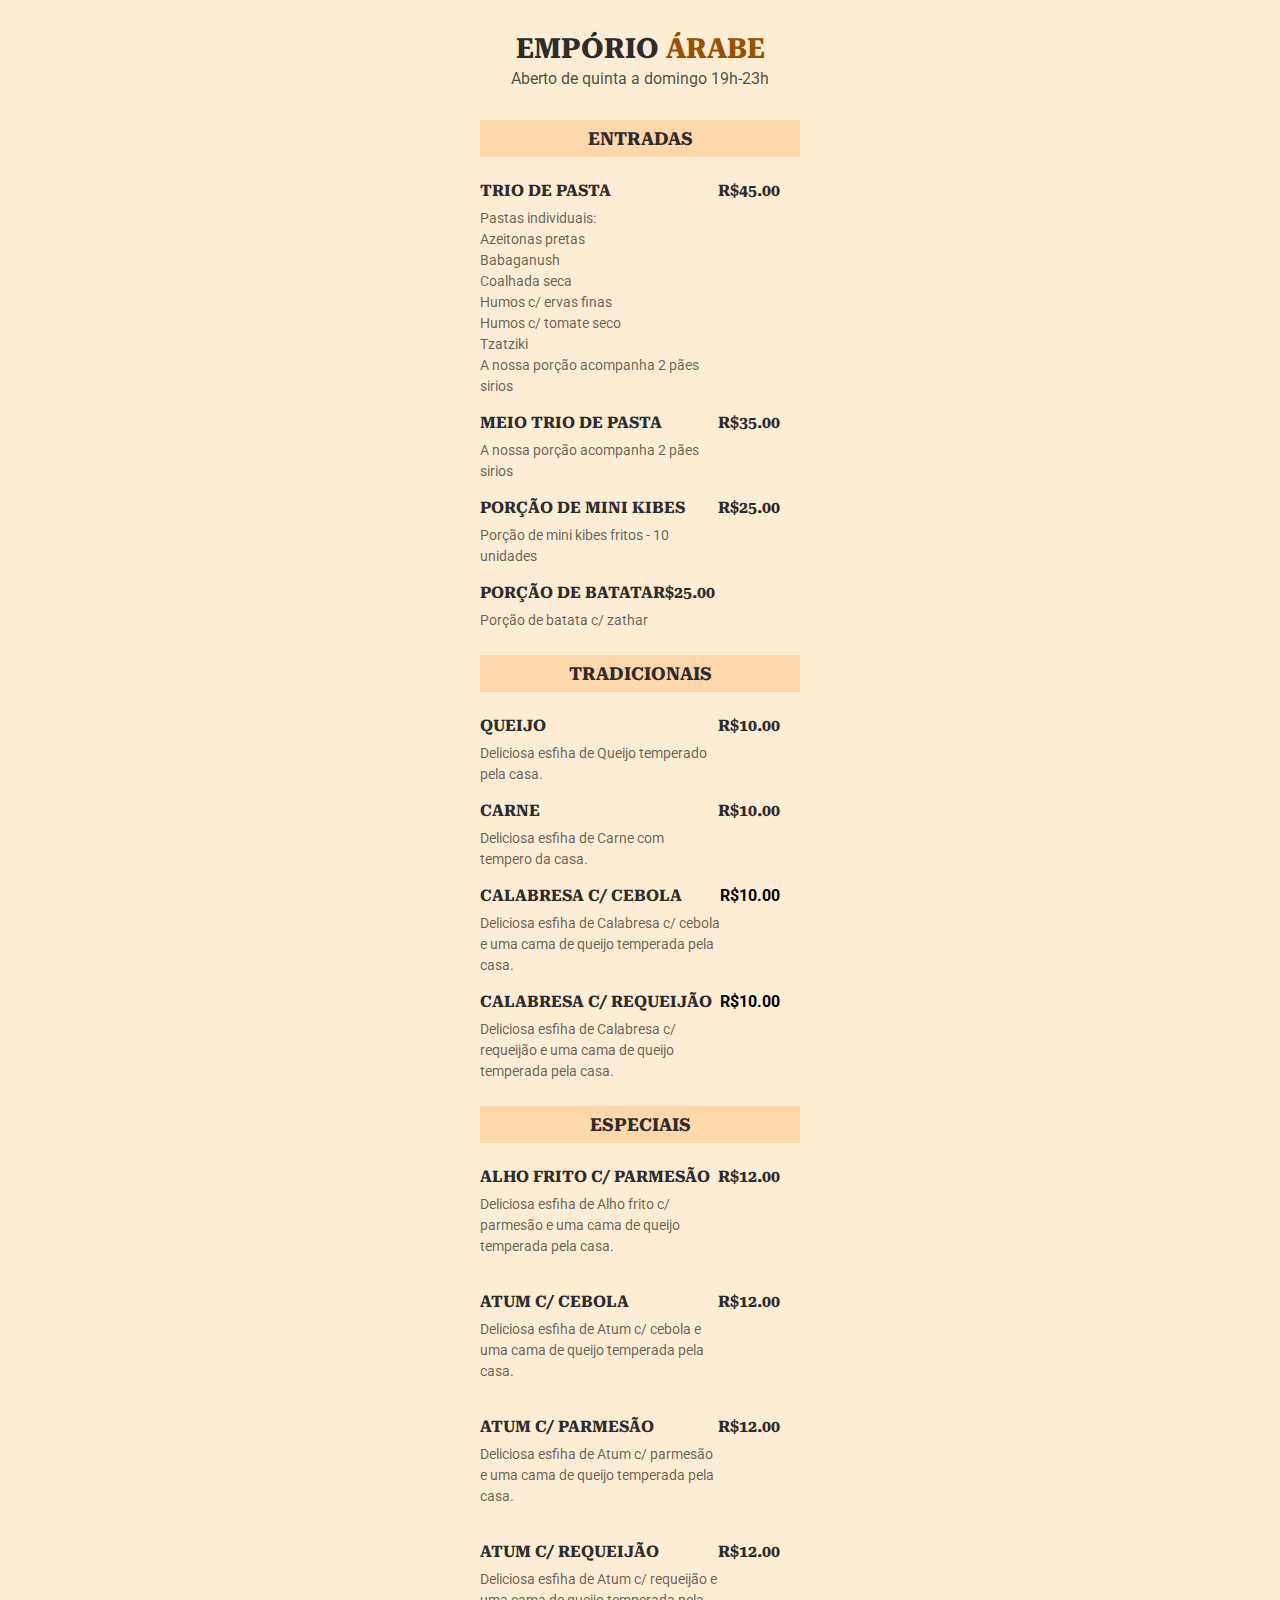
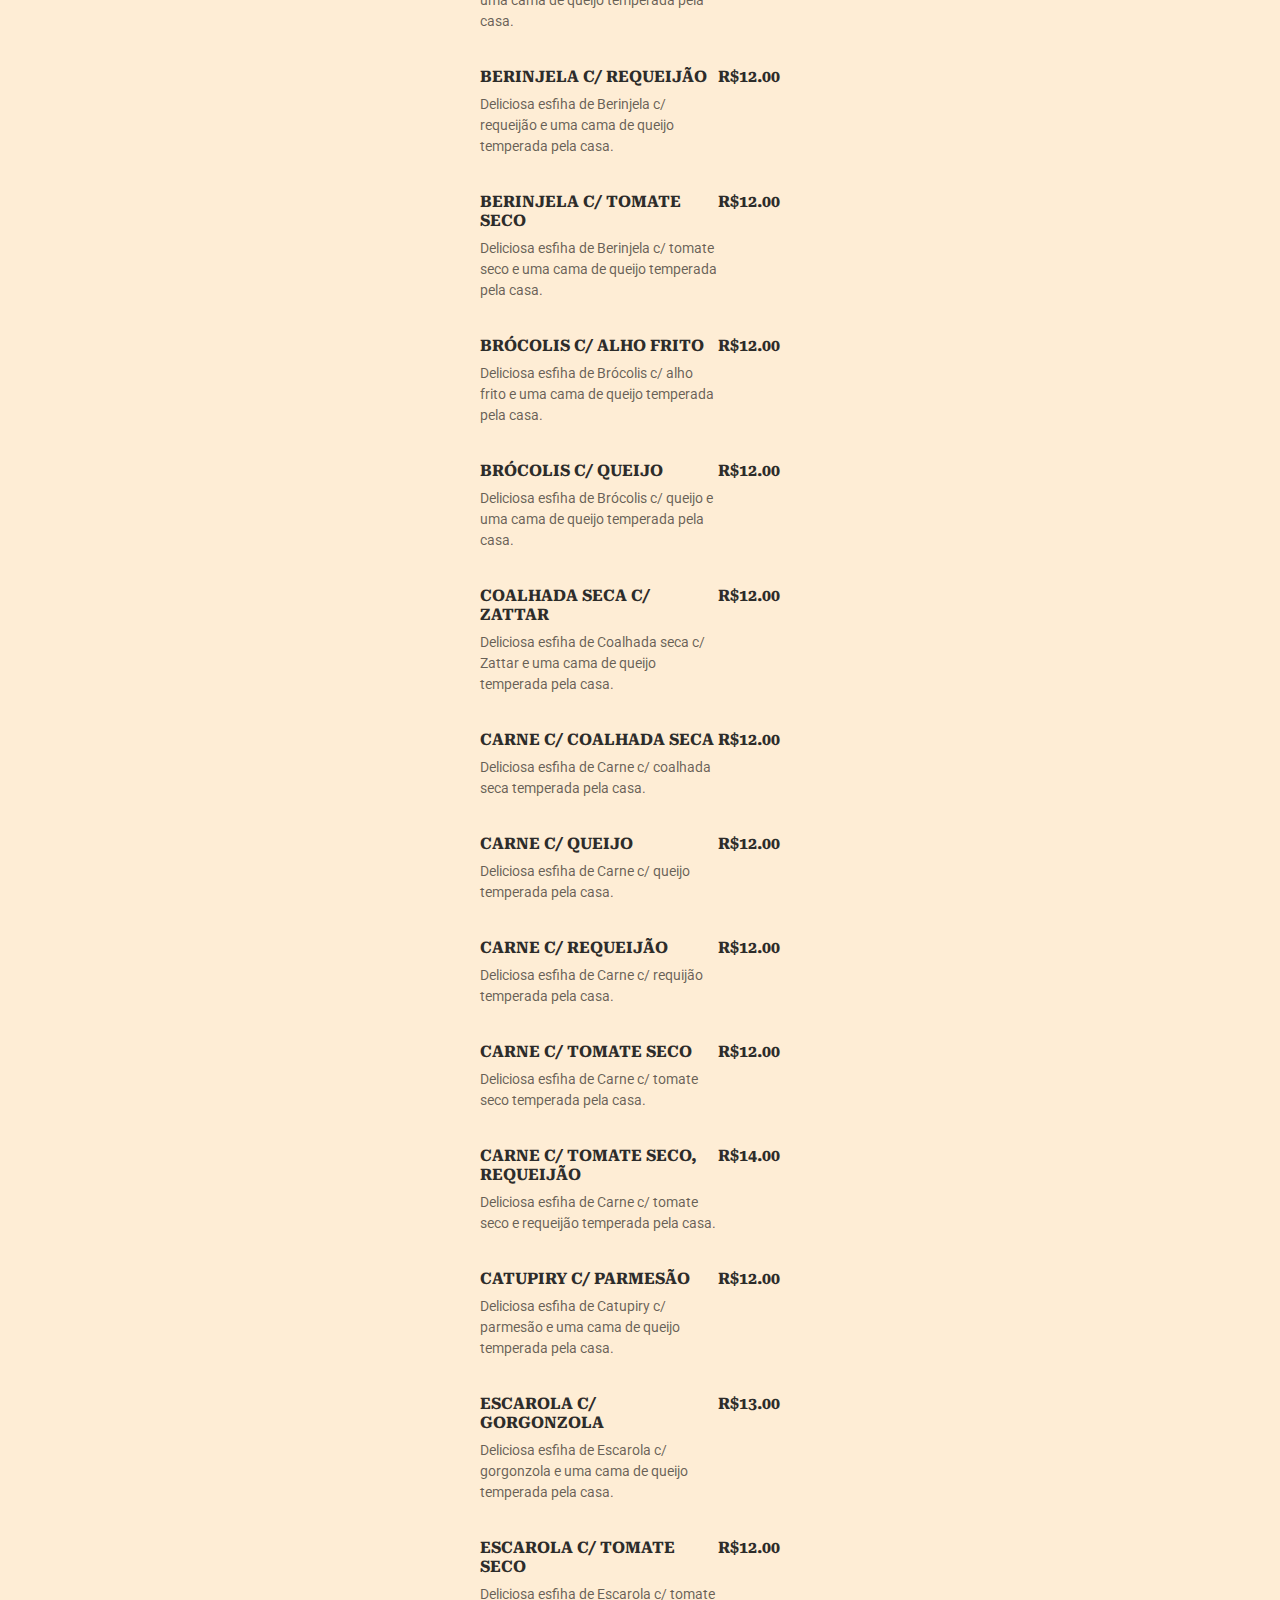
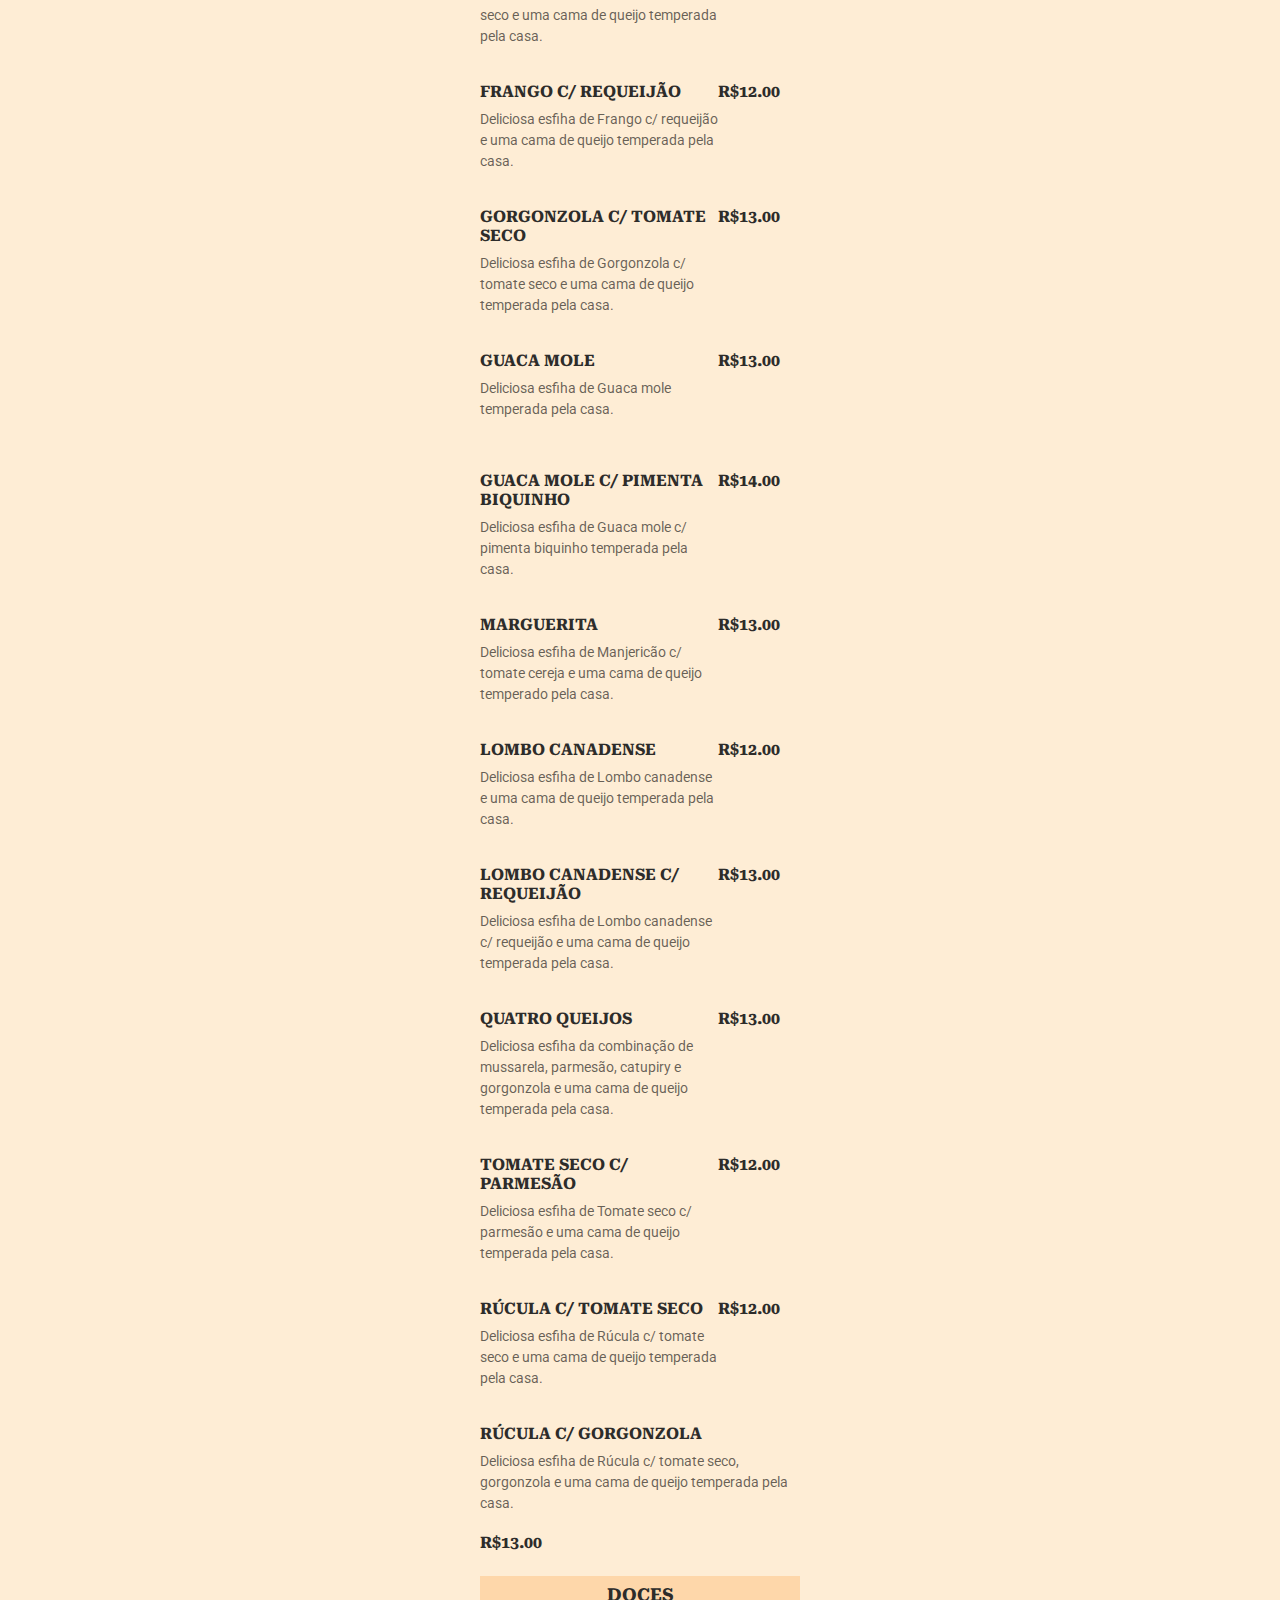
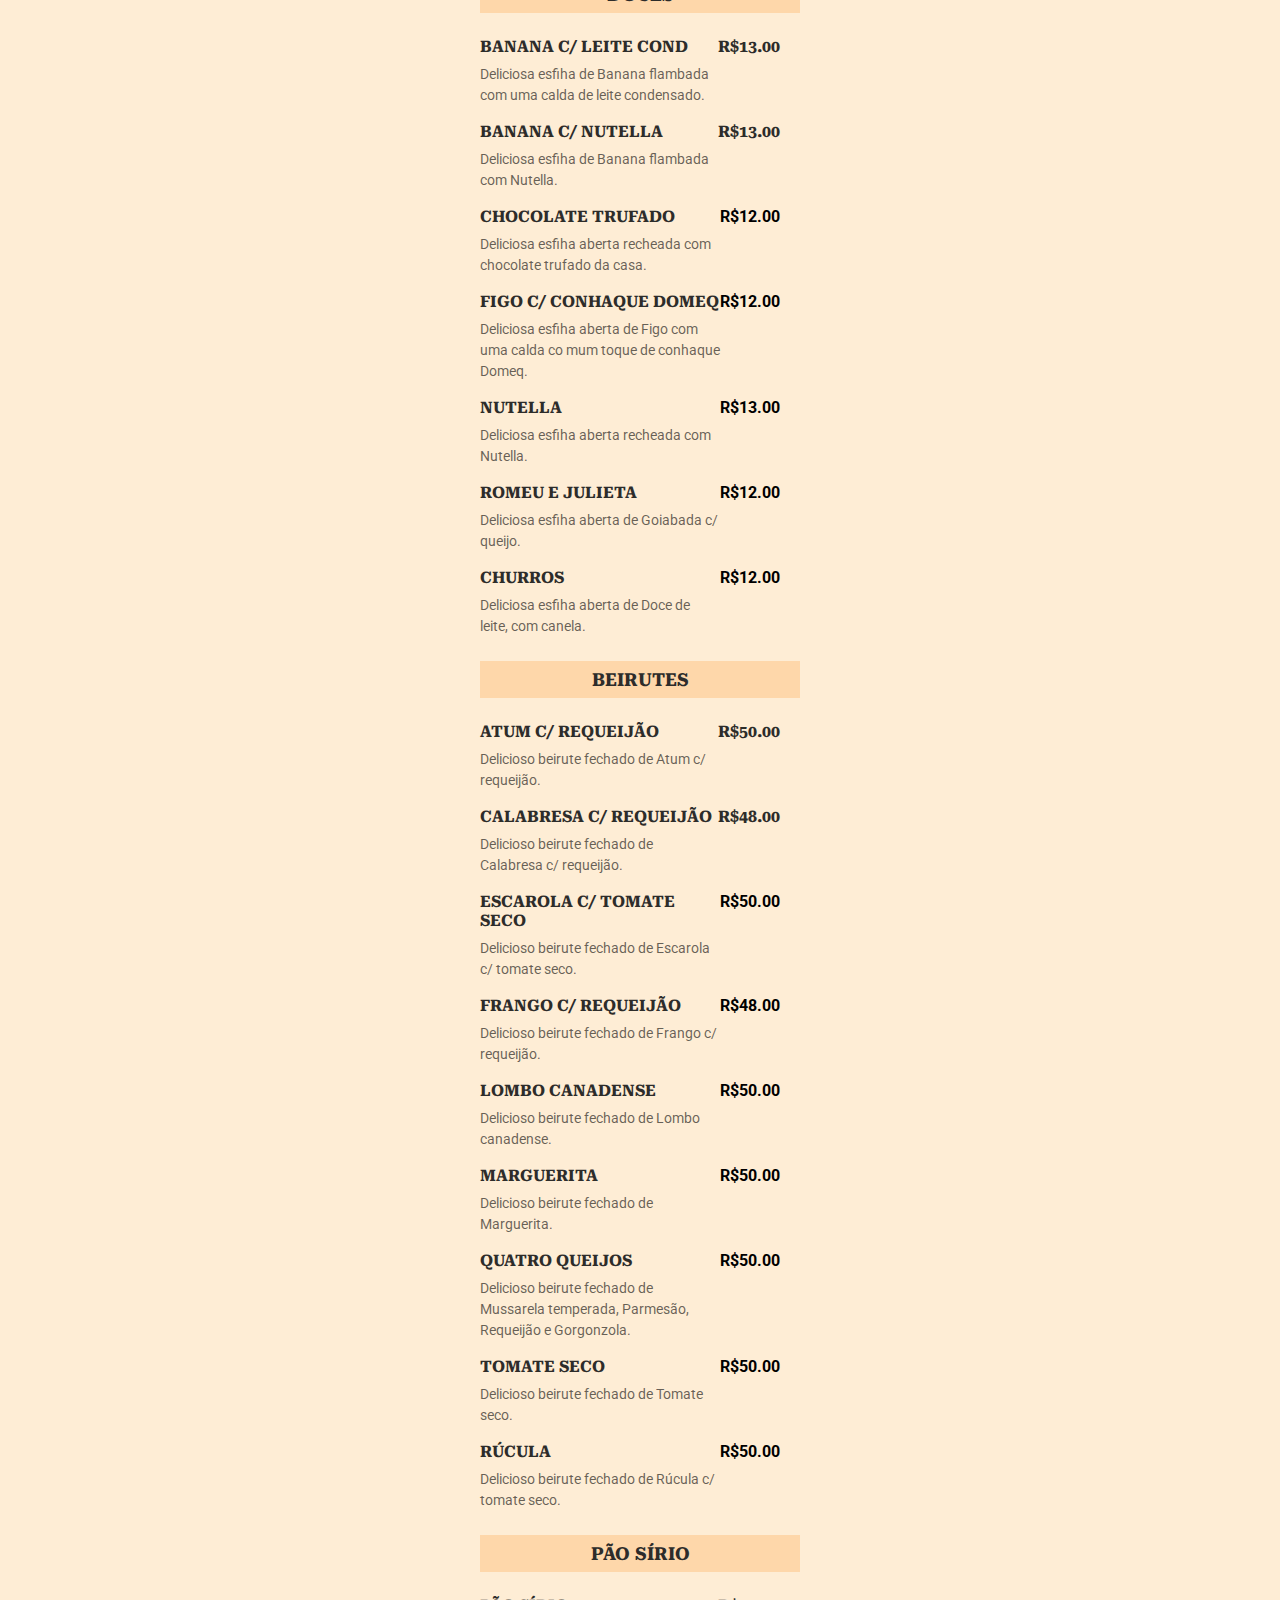
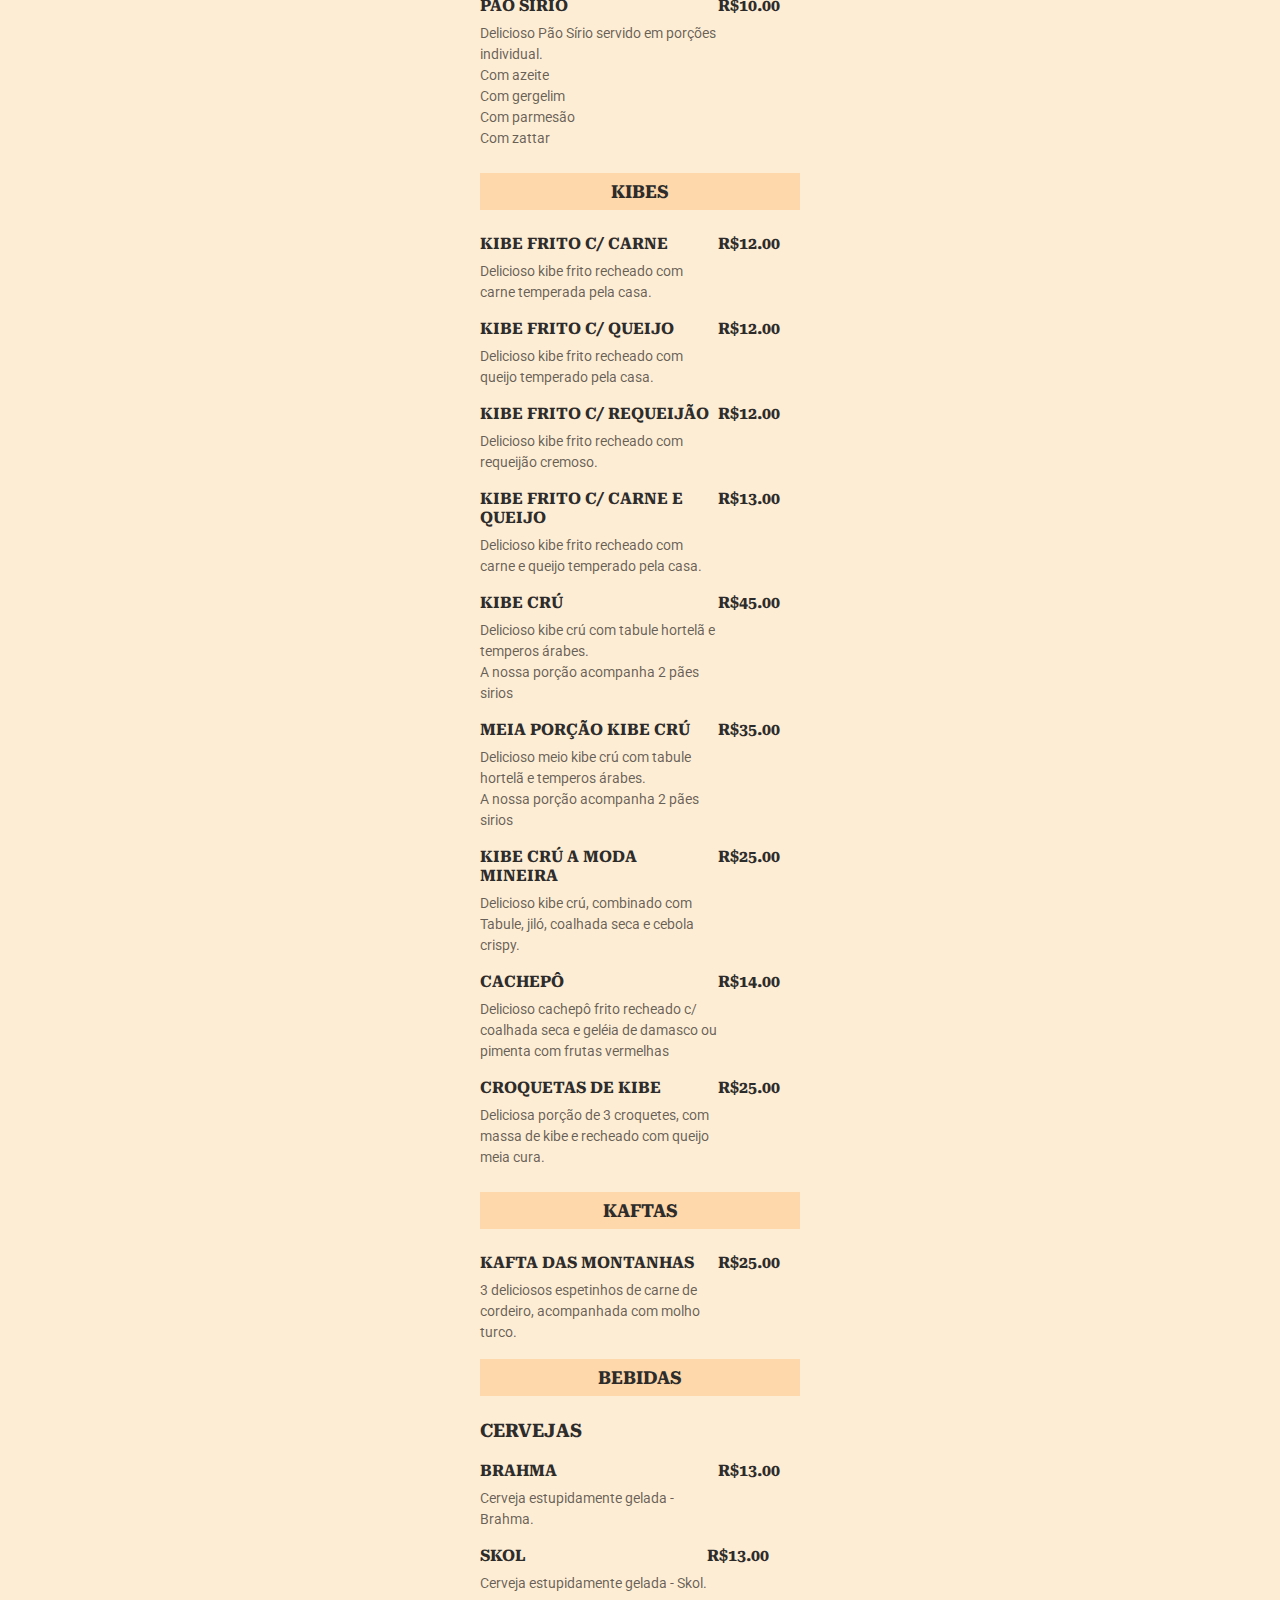
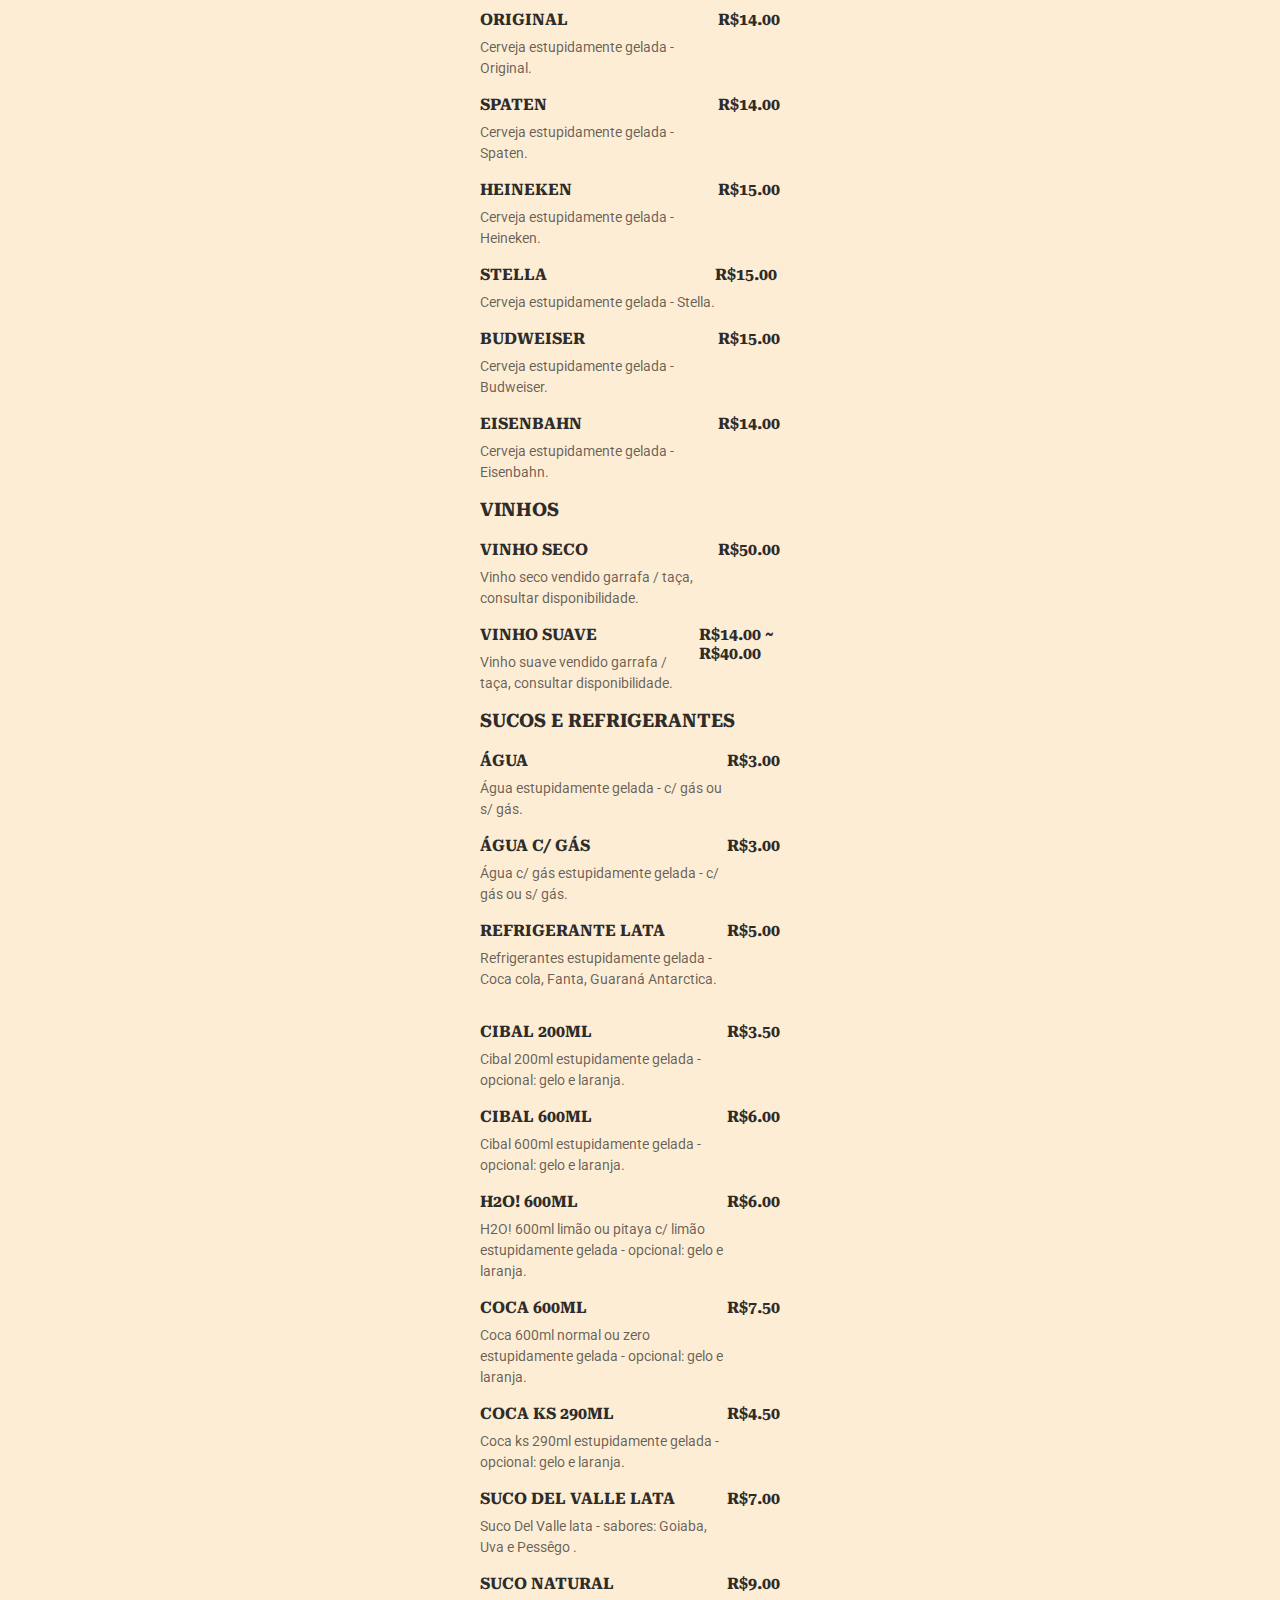
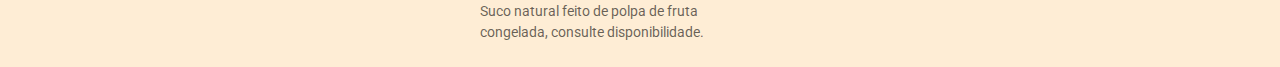
<file: index.html>
<!DOCTYPE html>
<html lang="pt-br">
  <head>
    <link rel="preconnect" href="https://fonts.googleapis.com">
    <link rel="preconnect" href="https://fonts.gstatic.com" crossorigin>
    <link href="https://fonts.googleapis.com/css2?family=Roboto&family=Roboto+Serif:opsz,wght@8..144,700&display=swap" rel="stylesheet">
    <meta charset="UTF-8">
    <meta name="viewport" content="width=device-width, initial-scale=1.0">
    <title>Empório Árabe</title>
    <link rel="shortcut icon" href="images/emporio.ico" type="">

    <link rel="stylesheet" href="style.css">
  </head>
  <body>
    <header>
      <h1>Empório <span>Árabe</span></h1>
      <p>Aberto de quinta a domingo 19h-23h</p>
    </header>
      <section>
      <h2>Entradas</h2>
      <ul >
        <li>
          <div class="details">
            <h3>Trio de Pasta</h3>
            <p class="description">Pastas individuais:</br></p>
            <p class="description">Azeitonas pretas</br></p>
            <p class="description">Babaganush</br></p>
            <p class="description">Coalhada seca</br></p>
            <p class="description">Humos c/ ervas finas</br></p>
            <p class="description">Humos c/ tomate seco</br></p>
	    <p class="description">Tzatziki</br></p>
            <p class="description"> A nossa porção acompanha 2 pães sirios</p>
          </div>
          <strong class="price">
            R$45.00
          </strong>
        </li>

        <li>
          <div class="details">
            <h3>Meio trio de pasta</h3> 
            <p class="description"> A nossa porção acompanha 2 pães sirios</p>
          </div>
          <strong class="price">
            R$35.00
          </strong>
        </li>

        <li>
          <div class="details">
            <h3>Porção de Mini Kibes</h3> 
            <p class="description"> Porção de mini kibes fritos - 10 unidades</p>
          </div>
          <strong class="price">
            R$25.00
          </strong>
        </li>

        <li>
          <div class="details">
            <h3>Porção de Batata</h3> 
            <p class="description"> Porção de batata c/ zathar </p>
          </div>
          <strong class="price">
            R$25.00
          </strong>
                </li>

      </ul>
    </section>

    <section>
      <h2>Tradicionais</h2>
      <ul >
        <li>
          <div class="details">
            <h3>Queijo</h3>
            <p class="description">
              Deliciosa esfiha de Queijo temperado pela casa.
            </p> 
          </div>
          <strong class="price">
            R$10.00
          </strong>
        </li>

        <li>
          <div class="details">
            <h3>Carne</h3>
            <p class="description">
              Deliciosa esfiha de Carne com tempero da casa.
            </p> 
          </div>
          <strong class="price">
            R$10.00
          </strong>
        </li>

        <li>
          <div class="details">
            <h3>Calabresa c/ cebola</h3>
            <p class="description">
              Deliciosa esfiha de Calabresa c/ cebola e uma cama de queijo temperada pela casa.
            </p> 
          </div>
          <strong>
            R$10.00
          </strong>
        </li>

        <li>
          <div class="details">
            <h3>Calabresa c/ requeijão</h3>
            <p class="description">
              Deliciosa esfiha de Calabresa c/ requeijão e uma cama de queijo temperada pela casa.
            </p> 
          </div>
          <strong>
            R$10.00
          </strong>
        </li>
      </ul>
    </section>

    <section>
      <h2>Especiais</h2>
      <ul >
        <li>
          <div class="details">
            <h3>Alho frito c/ parmesão</h3>
            <p class="description">
              Deliciosa esfiha de Alho frito c/ parmesão e uma cama de queijo temperada pela casa.
            </br></p>
          </br> 
          </div>
          <strong class="price">
            R$12.00
          </strong>
        </li>

        <li>
          <div class="details">
            <h3>Atum c/ cebola</h3>
            <p class="description">
              Deliciosa esfiha de Atum c/ cebola e uma cama de queijo temperada pela casa.
            </br></p>
          </br> 
          </div>
          <strong class="price">
            R$12.00
          </strong>
        </li>

        <li>
          <div class="details">
            <h3>Atum c/ parmesão</h3>
            <p class="description">
              Deliciosa esfiha de Atum c/ parmesão e uma cama de queijo temperada pela casa.
            </br></p>
          </br> 
          </div>
          <strong class="price">
            R$12.00
          </strong>
        </li>

        <li>
          <div class="details">
            <h3>Atum c/ requeijão</h3>
            <p class="description">
              Deliciosa esfiha de Atum c/ requeijão e uma cama de queijo temperada pela casa.
            </br></p>
          </br>
          </div>
          <strong class="price">
            R$12.00
          </strong>
        </li>

        <li>
          <div class="details">
            <h3>Berinjela c/ requeijão</h3>
            <p class="description">
              Deliciosa esfiha de Berinjela c/ requeijão e uma cama de queijo temperada pela casa.
            </br></p>
          </br> 
          </div>
          <strong class="price">
            R$12.00
          </strong>
        </li>

        <li>
          <div class="details">
            <h3>Berinjela c/ tomate seco</h3>
            <p class="description">
              Deliciosa esfiha de Berinjela c/ tomate seco e  uma cama de queijo temperada pela casa.
            </br></p>
          </br> 
          </div>
          <strong class="price">
            R$12.00
          </strong>
        </li>

        <li>
          <div class="details">
            <h3>Brócolis c/ alho frito</h3>
            <p class="description">
              Deliciosa esfiha de Brócolis c/ alho frito e uma cama de queijo temperada pela casa.
            </br></p>
          </br>
          </div>
          <strong class="price">
            R$12.00
          </strong>
        </li>

        <li>
          <div class="details">
            <h3>Brócolis c/ queijo</h3>
            <p class="description">
              Deliciosa esfiha de Brócolis c/ queijo e uma cama de queijo temperada pela casa.
            </br></p>
          </br> 
          </div>
          <strong class="price">
            R$12.00
          </strong>
        </li>

        <li>
          <div class="details">
            <h3>Coalhada seca c/ Zattar</h3>
            <p class="description">
              Deliciosa esfiha de Coalhada seca c/ Zattar e uma cama de queijo temperada pela casa.
            </br></p>
          </br> 
          </div>
          <strong class="price">
            R$12.00
          </strong>
        </li>

        <li>
          <div class="details">
            <h3>Carne c/ coalhada seca</h3>
            <p class="description">
              Deliciosa esfiha de Carne c/ coalhada seca temperada pela casa.
            </br></p>
          </br> 
          </div>
          <strong class="price">
            R$12.00
          </strong>
        </li>

        <li>
          <div class="details">
            <h3>Carne c/ queijo</h3>
            <p class="description">
              Deliciosa esfiha de Carne c/ queijo temperada pela casa.
            </br></p>
          </br>
          </div>
          <strong class="price">
            R$12.00
          </strong>
        </li>

        <li>
          <div class="details">
            <h3>Carne c/ requeijão</h3>
            <p class="description">
              Deliciosa esfiha de Carne c/ requijão temperada pela casa.
            </br></p>
          </br>
          </div>
          <strong class="price">
            R$12.00
          </strong>
        </li>

        <li>
          <div class="details">
            <h3>Carne c/ tomate seco</h3>
            <p class="description">
              Deliciosa esfiha de Carne c/ tomate seco temperada pela casa.
            </br></p>
          </br> 
          </div>
          <strong class="price">
            R$12.00
          </strong>
        </li>

	<li>
          <div class="details">
            <h3>Carne c/ tomate seco, requeijão</h3>
            <p class="description">
              Deliciosa esfiha de Carne c/ tomate seco e requeijão temperada pela casa.
            </br></p>
          </br> 
          </div>
          <strong class="price">
            R$14.00
          </strong>
	</li>
	
        <li>
          <div class="details">
            <h3>Catupiry c/ parmesão</h3>
            <p class="description">
              Deliciosa esfiha de Catupiry c/ parmesão e uma cama de queijo temperada pela casa.
            </br></p>
          </br> 
          </div>
          <strong class="price">
            R$12.00
          </strong>
        </li>

        <li>
          <div class="details">
            <h3>Escarola c/ gorgonzola</h3>
            <p class="description">
              Deliciosa esfiha de Escarola c/ gorgonzola e uma cama de queijo temperada pela casa.
            </br></p>
          </br> 
          </div>
          <strong class="price">
            R$13.00
          </strong>
        </li>

        <li>
          <div class="details">
            <h3>Escarola c/ tomate seco</h3>
            <p class="description">
              Deliciosa esfiha de Escarola c/ tomate seco e  uma cama de queijo temperada pela casa.
            </br></p>
          </br> 
          </div>
          <strong class="price">
            R$12.00
          </strong>
        </li>

        <li>
          <div class="details">
            <h3>Frango c/ requeijão</h3>
            <p class="description">
              Deliciosa esfiha de Frango c/ requeijão e  uma cama de queijo temperada pela casa.
            </br></p>
          </br>
          </div>
          <strong class="price">
            R$12.00
          </strong>
        </li>

        <li>
          <div class="details">
            <h3>Gorgonzola c/ tomate seco</h3>
            <p class="description">
              Deliciosa esfiha de Gorgonzola c/ tomate seco e uma cama de queijo temperada pela casa.
            </br></p>
          </br>
          </div>
          <strong class="price">
            R$13.00
          </strong>
        </li>

	<li>
          <div class="details">
            <h3>Guaca mole</h3>
            <p class="description">
              Deliciosa esfiha de Guaca mole temperada pela casa.
            </br></p>
          </br> 
          </div>
          <strong class="price">
            R$13.00
          </strong>
        <li>

	<li>
          <div class="details">
            <h3>Guaca mole c/ pimenta biquinho</h3>
            <p class="description">
              Deliciosa esfiha de Guaca mole c/ pimenta biquinho temperada pela casa.
            </br></p>
          </br> 
          </div>
          <strong class="price">
            R$14.00
          </strong>
	</li>

	<li>
          <div class="details">
            <h3>Marguerita</h3>
            <p class="description">
              Deliciosa esfiha de Manjericão c/ tomate cereja e uma cama de queijo temperado pela casa.
            </br></p>
          </br> 
          </div>
          <strong class="price">
            R$13.00
          </strong>
	</li>

        <li>
          <div class="details">
            <h3>Lombo canadense</h3>
            <p class="description">
              Deliciosa esfiha de Lombo canadense e uma cama de queijo temperada pela casa.
            </br></p>
          </br> 
          </div>
          <strong class="price">
            R$12.00
          </strong>
        </li>

	<li>
          <div class="details">
            <h3>Lombo canadense c/ requeijão</h3>
            <p class="description">
              Deliciosa esfiha de Lombo canadense c/ requeijão e uma cama de queijo temperada pela casa.
            </br></p>
          </br> 
          </div>
          <strong class="price">
            R$13.00
          </strong>
	</li>

        <li>
          <div class="details">
            <h3>Quatro queijos</h3>
            <p class="description">
              Deliciosa esfiha da combinação de mussarela, parmesão, catupiry e gorgonzola e uma cama de queijo temperada pela casa.
            </br></p>
          </br>
          </div>
          <strong class="price">
            R$13.00
          </strong>
        </li>

        <li>
          <div class="details">
            <h3>Tomate seco c/ parmesão</h3>
            <p class="description">
              Deliciosa esfiha de Tomate seco c/ parmesão e uma cama de queijo temperada pela casa.
            </br></p>
          </br>
          </div>
          <strong class="price">
            R$12.00
          </strong>
        </li>
        
	<li>
          <div class="details">
            <h3>Rúcula c/ tomate seco </h3>
            <p class="description">
              Deliciosa esfiha de Rúcula c/ tomate seco e uma cama de queijo temperada pela casa.
            </br></p>
          </br>
          </div>
          <strong class="price">
            R$12.00
          </strong>
      </li>

          <div class="details">
            <h3>Rúcula c/ gorgonzola </h3>
            <p class="description">
              Deliciosa esfiha de Rúcula c/ tomate seco, gorgonzola e uma cama de queijo temperada pela casa.
            </br></p>
          </br>
          </div>
          <strong class="price">
            R$13.00
          </strong>
      </li>
      </ul>
    </section>

      <section>
      <h2>Doces</h2>
      <ul >
        <li>
          <div class="details">
            <h3>Banana c/ Leite cond</h3>
            <p class="description">
              Deliciosa esfiha de Banana flambada com uma calda de leite condensado.
            </p> 
          </div>
          <strong class="price">
            R$13.00
          </strong>
        </li>

        <li>
          <div class="details">
            <h3>Banana c/ Nutella</h3>
            <p class="description">
              Deliciosa esfiha de Banana flambada com Nutella.
            </p> 
          </div>
          <strong class="price">
            R$13.00
          </strong>
        </li>

        <li>
          <div class="details">
            <h3>Chocolate Trufado</h3>
            <p class="description">
              Deliciosa esfiha aberta recheada com chocolate trufado da casa.
            </p> 
          </div>
          <strong>
            R$12.00
          </strong>
        </li>

        <li>
          <div class="details">
            <h3>Figo c/ conhaque Domeq</h3>
            <p class="description">
              Deliciosa esfiha aberta de Figo com uma calda co mum toque de conhaque Domeq.
            </p> 
          </div>
          <strong>
            R$12.00
          </strong>
        </li>

        <li>
          <div class="details">
            <h3>Nutella</h3>
            <p class="description">
              Deliciosa esfiha aberta recheada com Nutella.
            </p> 
          </div>
          <strong>
            R$13.00
          </strong>
        </li>

        <li>
          <div class="details">
            <h3>Romeu  e Julieta</h3>
            <p class="description">
              Deliciosa esfiha aberta de Goiabada c/ queijo.
            </p> 
          </div>
          <strong>
            R$12.00
          </strong>
        </li>

        <li>
          <div class="details">
            <h3>Churros</h3>
            <p class="description">
              Deliciosa esfiha aberta de Doce de leite, com canela.
            </p> 
          </div>
          <strong>
            R$12.00
          </strong>
        </li>
      </ul>
    </section>

    <section>
      <h2>Beirutes</h2>
      <ul>
        <li>
          <div class="details">
            <h3>Atum c/ requeijão</h3>
            <p class="description">
              Delicioso beirute fechado de Atum c/ requeijão.
            </p> 
          </div>
          <strong class="price">
            R$50.00
          </strong>
        </li>

        <li>
          <div class="details">
            <h3>Calabresa c/ requeijão</h3>
            <p class="description">
              Delicioso beirute fechado de Calabresa c/ requeijão.
            </p> 
          </div>
          <strong class="price">
            R$48.00
          </strong>
        </li>

        <li>
          <div class="details">
            <h3>Escarola c/ tomate seco</h3>
            <p class="description">
              Delicioso beirute fechado de Escarola c/ tomate seco.
            </p> 
          </div>
          <strong>
            R$50.00
          </strong>
        </li>

        <li>
          <div class="details">
            <h3>Frango c/ requeijão</h3>
            <p class="description">
              Delicioso beirute fechado de Frango c/ requeijão.
            </p> 
          </div>
          <strong>
            R$48.00
          </strong>
        </li>

        <li>
          <div class="details">
            <h3>Lombo canadense</h3>
            <p class="description">
              Delicioso beirute fechado de Lombo canadense.
            </p> 
          </div>
          <strong>
            R$50.00
          </strong>
        </li>

        <li>
          <div class="details">
            <h3>Marguerita</h3>
            <p class="description">
              Delicioso beirute fechado de Marguerita.
            </p> 
          </div>
          <strong>
            R$50.00
          </strong>
        </li>

        <li>
          <div class="details">
            <h3>Quatro queijos</h3>
            <p class="description">
              Delicioso beirute fechado de Mussarela temperada, Parmesão, Requeijão e Gorgonzola.
            </p> 
          </div>
          <strong>
            R$50.00
          </strong>
        </li>

        <li>
          <div class="details">
            <h3>Tomate Seco</h3>
            <p class="description">
              Delicioso beirute fechado de Tomate seco.
            </p> 
          </div>
          <strong>
            R$50.00
          </strong>
        </li>

        <li>
          <div class="details">
            <h3>Rúcula</h3>
            <p class="description">
              Delicioso beirute fechado de Rúcula c/ tomate seco.
            </p> 
          </div>
          <strong>
            R$50.00
          </strong>
        </li>
      </ul>
    </section>

    <section>
      <h2>Pão Sírio</h2>
      <ul>
        <li>
          <div class="details">
            <h3>Pão Sírio</h3>
            <p class="description">
              Delicioso Pão Sírio servido em porções individual.
            </p> 
            <p class="description">Com azeite</br></p>
            <p class="description">Com gergelim</br></p>
            <p class="description">Com parmesão</br></p>
            <p class="description">Com zattar</p>
          </div>
          <strong class="price">
            R$10.00
          </strong>
        </li>
      </ul>
    </section>

    <section>
      <h2>Kibes</h2>
      <ul>
        <li>
          <div class="details">
            <h3>Kibe frito c/ carne</h3>
            <p class="description">
              Delicioso kibe frito recheado com carne temperada pela casa.
            </p> 
          </div>
          <strong class="price">
            R$12.00
          </strong>
        </li>

        <li>
          <div class="details">
            <h3>Kibe frito c/ queijo</h3>
            <p class="description">
              Delicioso kibe frito recheado com queijo temperado pela casa.
            </p> 
          </div>
          <strong class="price">
            R$12.00
          </strong>
        </li>

        <li>
          <div class="details">
            <h3>Kibe frito c/ requeijão</h3>
            <p class="description">
              Delicioso kibe frito recheado com requeijão cremoso.
            </p> 
          </div>
          <strong class="price">
            R$12.00
          </strong>
        </li>

	<li>
          <div class="details">
            <h3>Kibe frito c/ carne e queijo</h3>
            <p class="description">
              Delicioso kibe frito recheado com carne e queijo temperado pela casa.
            </p> 
          </div>
          <strong class="price">
            R$13.00
          </strong>
	</li>

        <li>
          <div class="details">
            <h3>Kibe crú</h3>
            <p class="description">
              Delicioso kibe crú com tabule hortelã e temperos árabes.
            </p>
            <p class="description"> A nossa porção acompanha 2 pães sirios</p>
          </div>
          <strong class="price">
            R$45.00
          </strong>
        </li>

        <li>
          <div class="details">
            <h3>Meia porção Kibe crú</h3>
            <p class="description">
              Delicioso meio kibe crú com tabule hortelã e temperos árabes.
            </p>
            <p class="description"> A nossa porção acompanha 2 pães sirios</p>
          </div>
          <strong class="price">
            R$35.00
          </strong>
        </li>

        <li>
          <div class="details">
            <h3>Kibe crú a moda mineira</h3>
            <p class="description">
              Delicioso kibe crú, combinado com Tabule, jiló, coalhada seca e cebola crispy.
            </p> 
          </div>
          <strong class="price">
            R$25.00
          </strong>
        </li>

        <li>
          <div class="details">
            <h3>Cachepô</h3>
            <p class="description">
              Delicioso cachepô frito recheado c/ coalhada seca e geléia de damasco ou pimenta com frutas vermelhas
            </p> 
          </div>
          <strong class="price">
            R$14.00
          </strong>
        </li>

	<li>
          <div class="details">
            <h3>Croquetas de Kibe</h3>
            <p class="description">
              Deliciosa porção de 3 croquetes, com massa de kibe e recheado com queijo meia cura.
            </p> 
          </div>
          <strong class="price">
            R$25.00
          </strong>
	</li>
      </ul>
    </section>

    <section>
      <h2>Kaftas</h2>
      <ul>
        <li>
          <div class="details">
            <h3>Kafta das montanhas</h3>
            <p class="description">
              3 deliciosos espetinhos de carne de cordeiro, acompanhada com molho turco.
            </p> 
          </div>
          <strong class="price">
            R$25.00
          </strong>
        </li>

    <section>
      <h2>Bebidas</h2>
      <ul>
        <h3>Cervejas</h3>
      </br>
        <li>
          <div class="details">
            <h3>Brahma</h3>
            <p class="description">
              Cerveja estupidamente gelada - Brahma.
            </p> 
          </div>
          <strong class="price">
            R$13.00
          </strong>
        </li>

        <li>
          <div class="details">
            <h3>Skol</h3>
            <p class="description">
              Cerveja estupidamente gelada - Skol.
            </p> 
          </div>
          <strong class="price">
            R$13.00
          </strong>
        </li>

        <li>
          <div class="details">
            <h3>Original</h3>
            <p class="description">
              Cerveja estupidamente gelada - Original.
            </p>
          </div>
          <strong class="price">
            R$14.00
          </strong>
        </li>

        <li>
          <div class="details">
            <h3>Spaten</h3>
            <p class="description">
              Cerveja estupidamente gelada - Spaten.
            </p>
          </div>
          <strong class="price">
            R$14.00
          </strong>
        </li>

        <li>
          <div class="details">
            <h3>Heineken</h3>
            <p class="description">
              Cerveja estupidamente gelada - Heineken.
            </p>
          </div>
          <strong class="price">
            R$15.00
          </strong>
        </li>

        <li>
          <div class="details">
            <h3>Stella</h3>
            <p class="description">
              Cerveja estupidamente gelada - Stella.
            </p>
          </div>
          <strong class="price">
            R$15.00
          </strong>
        </li>

        <li>
          <div class="details">
            <h3>Budweiser</h3>
            <p class="description">
              Cerveja estupidamente gelada - Budweiser.
            </p>
          </div>
          <strong class="price">
            R$15.00
          </strong>
        </li>

	<li>
          <div class="details">
            <h3>Eisenbahn</h3>
            <p class="description">
              Cerveja estupidamente gelada - Eisenbahn.
            </p>
          </div>
          <strong class="price">
            R$14.00
          </strong>
	</li>

        <h3>Vinhos</h3>
      </br>

        <li>
          <div class="details">
            <h3>Vinho seco</h3>
            <p class="description">
              Vinho seco vendido garrafa / taça, consultar disponibilidade.
            </p>
          </div>
          <strong class="price">
            R$50.00
          </strong>
        </li>

        <li>
          <div class="details">
            <h3>Vinho suave</h3>
            <p class="description">
              Vinho suave vendido garrafa / taça, consultar disponibilidade.
            </p>
          </div>
          <strong class="price">
            R$14.00 ~ R$40.00
          </strong>
        </li>
      </ul>

      <ul>
        <h3>Sucos e Refrigerantes</h3>
      </br>
        <li>
          <div class="details">
            <h3>Água</h3>
            <p class="description">
              Água estupidamente gelada - c/ gás ou s/ gás.
            </p> 
          </div>
          <strong class="price">
            R$3.00
          </strong>
        </li>

	<li>
          <div class="details">
            <h3>Água c/ gás</h3>
            <p class="description">
              Água c/ gás estupidamente gelada - c/ gás ou s/ gás.
            </p> 
          </div>
          <strong class="price">
            R$3.00
          </strong>
	</li>

        <li>
          <div class="details">
            <h3>Refrigerante Lata </h3>
            <p class="description">
              Refrigerantes estupidamente gelada - Coca cola, Fanta, Guaraná Antarctica.
            </p>
          </div>
          <strong class="price">
            R$5.00
          </strong>
        </li>

        <li>

        <li>
          <div class="details">
            <h3>Cibal 200ml</h3>
            <p class="description">
              Cibal 200ml estupidamente gelada - opcional: gelo e laranja.
            </p>
          </div>
          <strong class="price">
            R$3.50
          </strong>
        </li>

        <li>
          <div class="details">
            <h3>Cibal 600ml</h3>
            <p class="description">
              Cibal 600ml estupidamente gelada - opcional: gelo e laranja.
            </p>
          </div>
          <strong class="price">
            R$6.00
          </strong>
        </li>

        <li>
          <div class="details">
            <h3>H2O! 600ml</h3>
            <p class="description">
              H2O! 600ml limão ou pitaya c/ limão estupidamente gelada - opcional: gelo e laranja.
            </p>
          </div>
          <strong class="price">
            R$6.00
          </strong>
        </li>

	<li>
          <div class="details">
            <h3>Coca 600ml</h3>
            <p class="description">
              Coca 600ml normal ou zero estupidamente gelada - opcional: gelo e laranja.
            </p>
          </div>
          <strong class="price">
            R$7.50
          </strong>
	</li>

	<li>
          <div class="details">
            <h3>Coca ks 290ml</h3>
            <p class="description">
              Coca ks 290ml estupidamente gelada - opcional: gelo e laranja.
            </p>
          </div>
          <strong class="price">
            R$4.50
          </strong>
	</li>

        <li>
          <div class="details">
            <h3>Suco Del Valle lata</h3>
            <p class="description">
              Suco Del Valle lata - sabores: Goiaba, Uva e Pessêgo .
            </p>
          </div>
          <strong class="price">
            R$7.00
          </strong>
        </li>

        <li>
          <div class="details">
            <h3>Suco natural</h3>
            <p class="description">
              Suco natural feito de polpa de fruta congelada, consulte disponibilidade.
            </p>
          </div>
          <strong class="price">
            R$9.00
          </strong>
        </li>
      </ul>
  </section>
  </body>
</html>
</file>
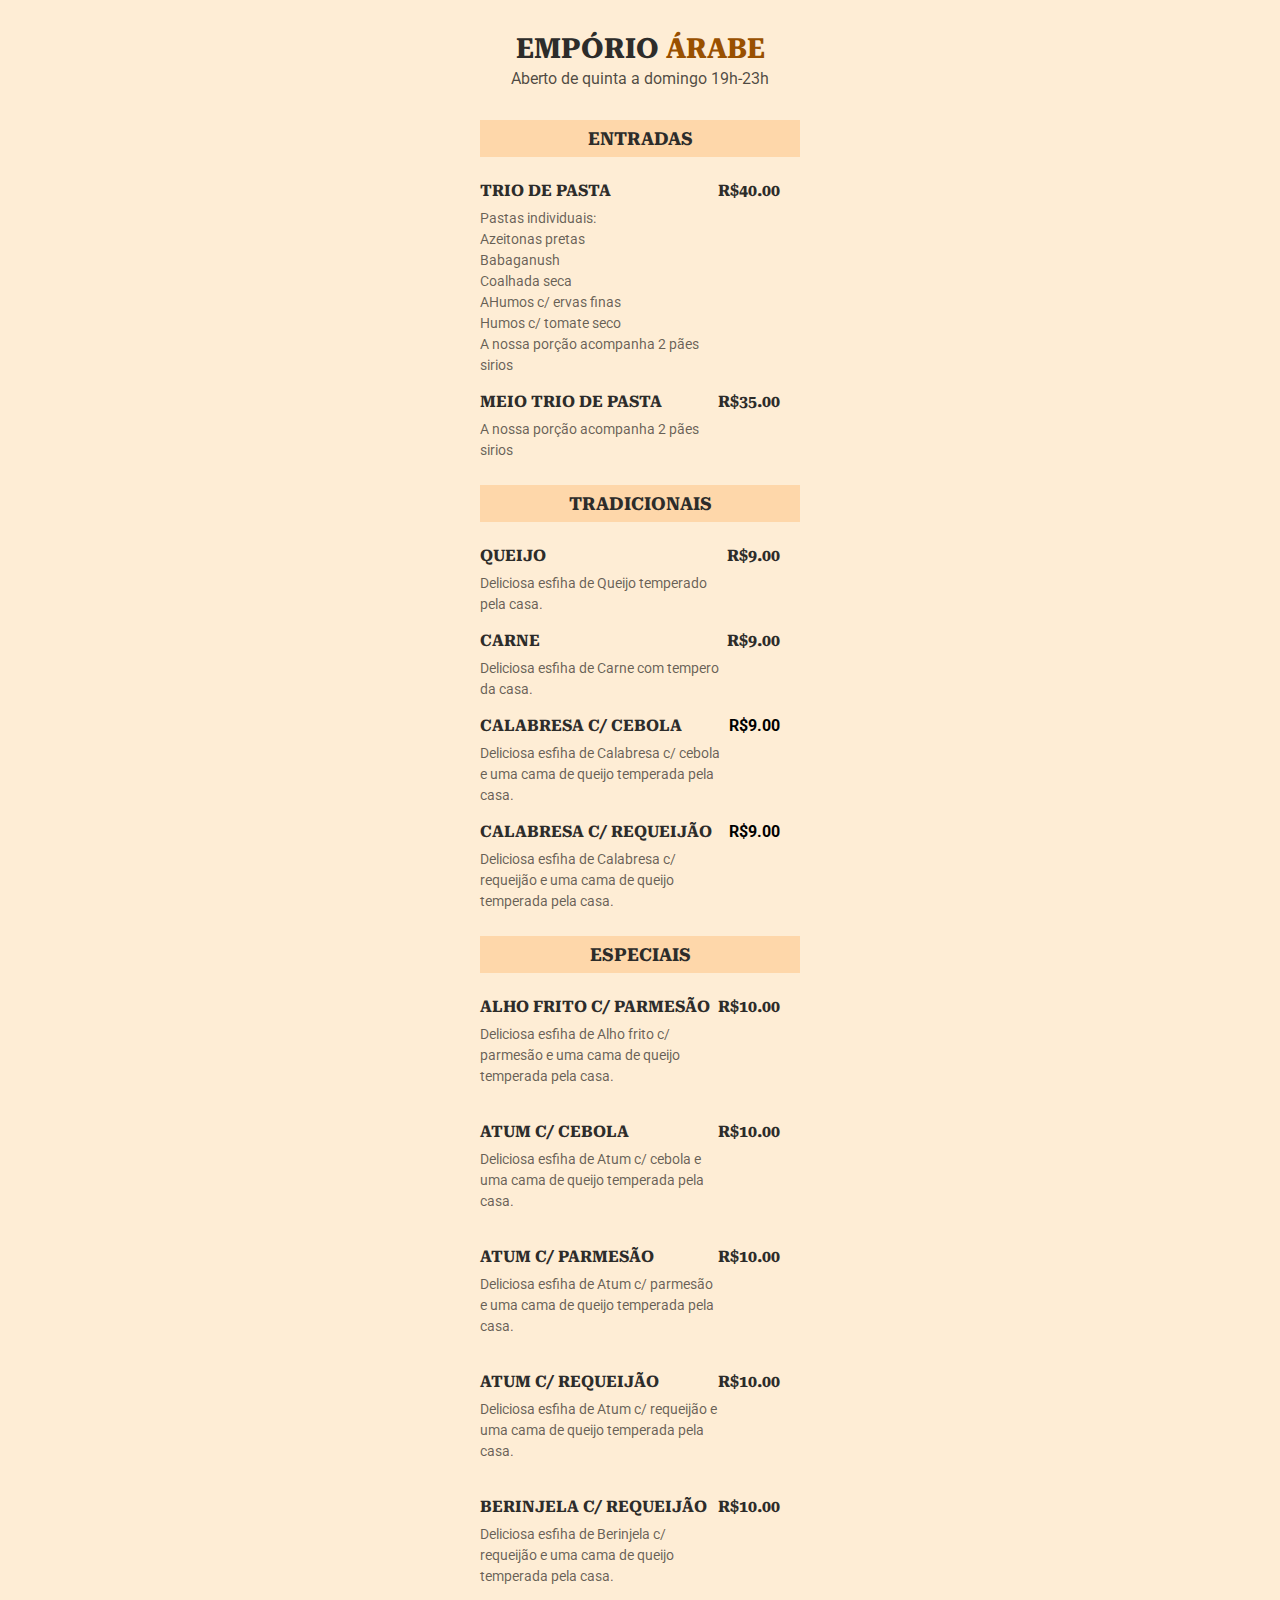
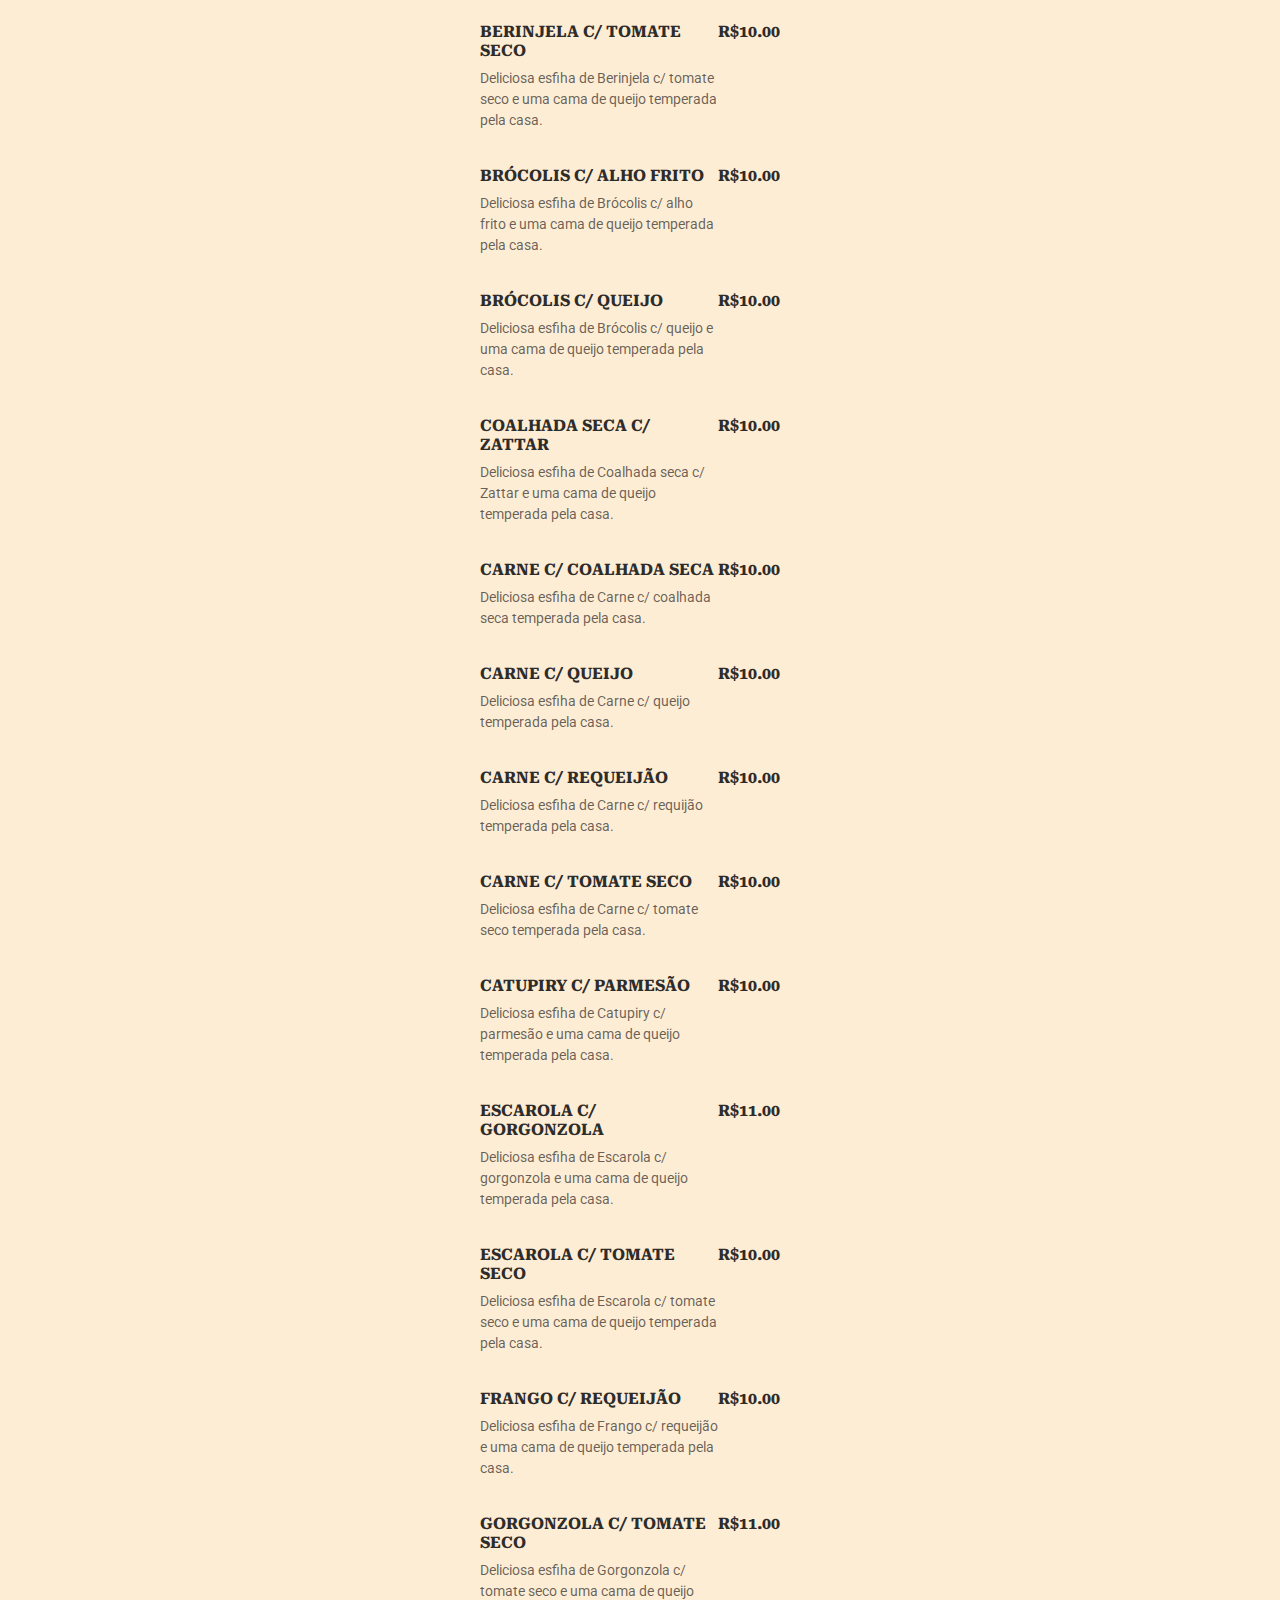
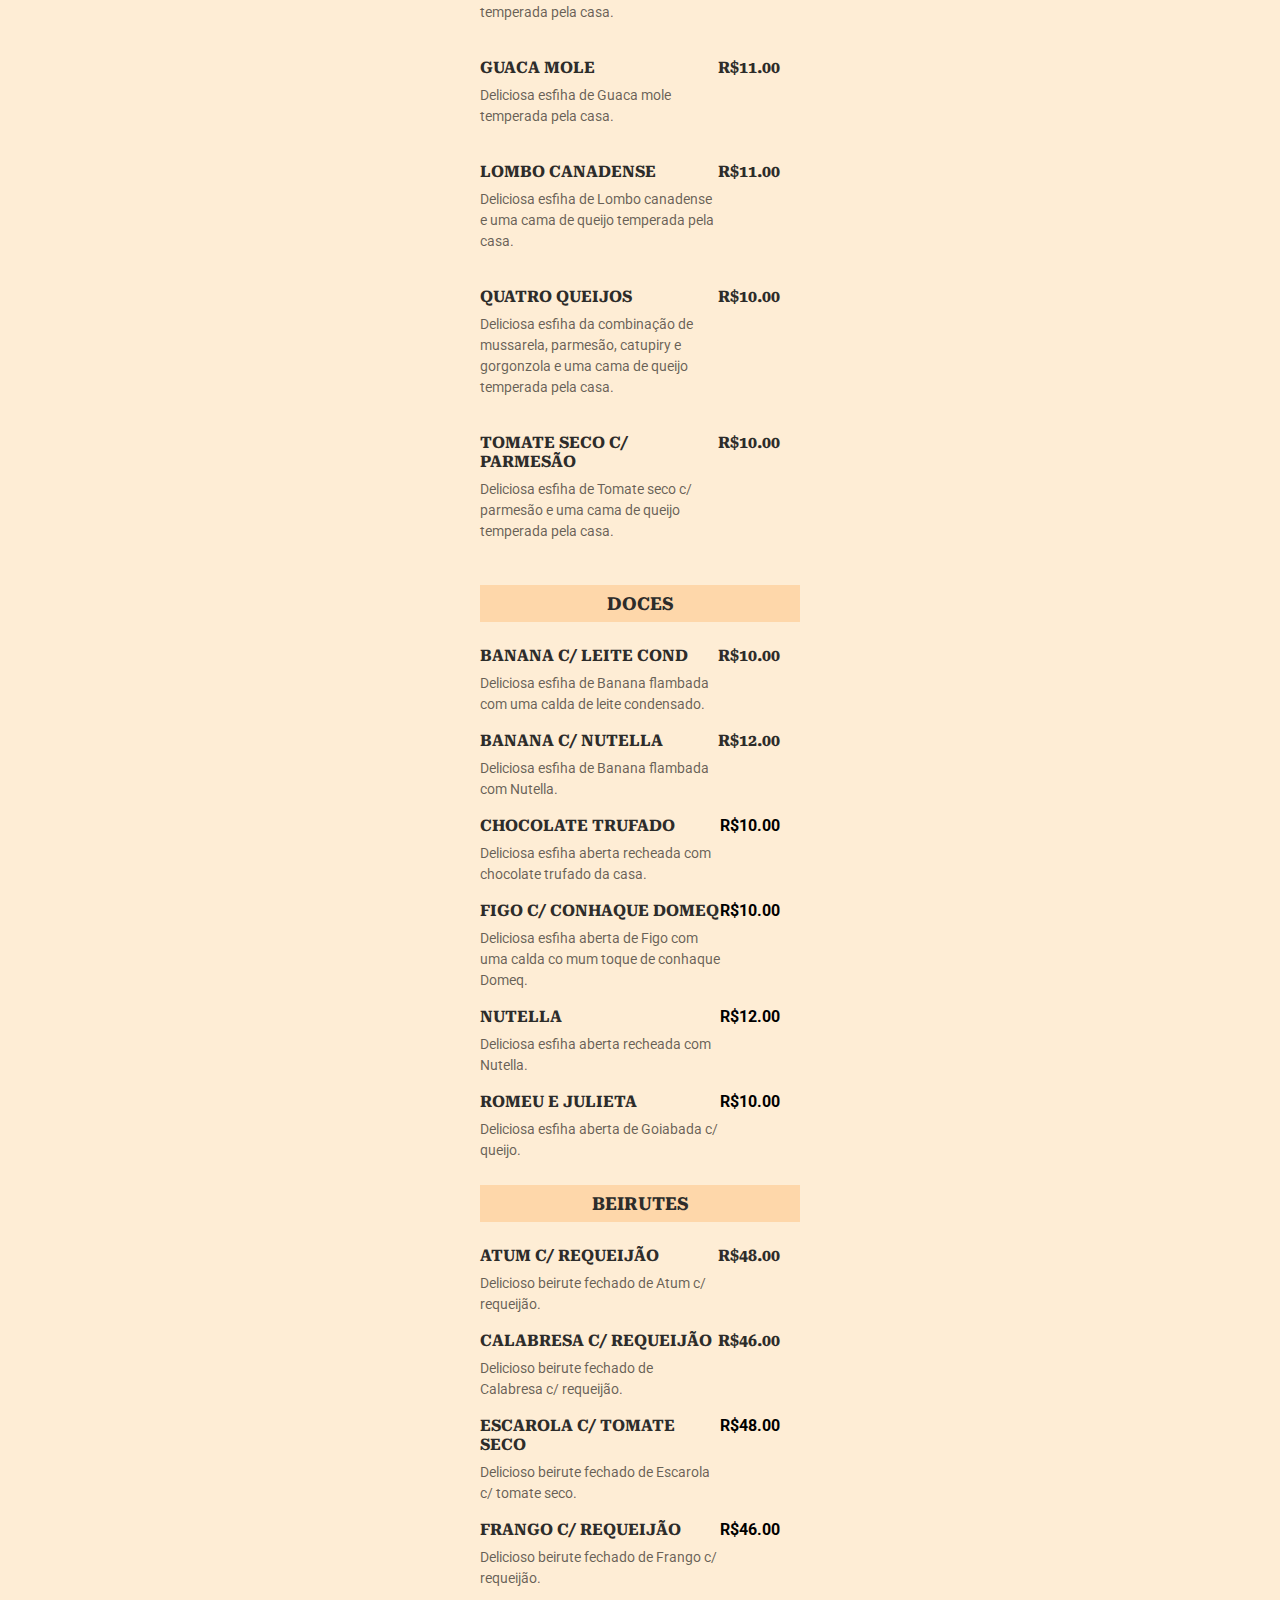
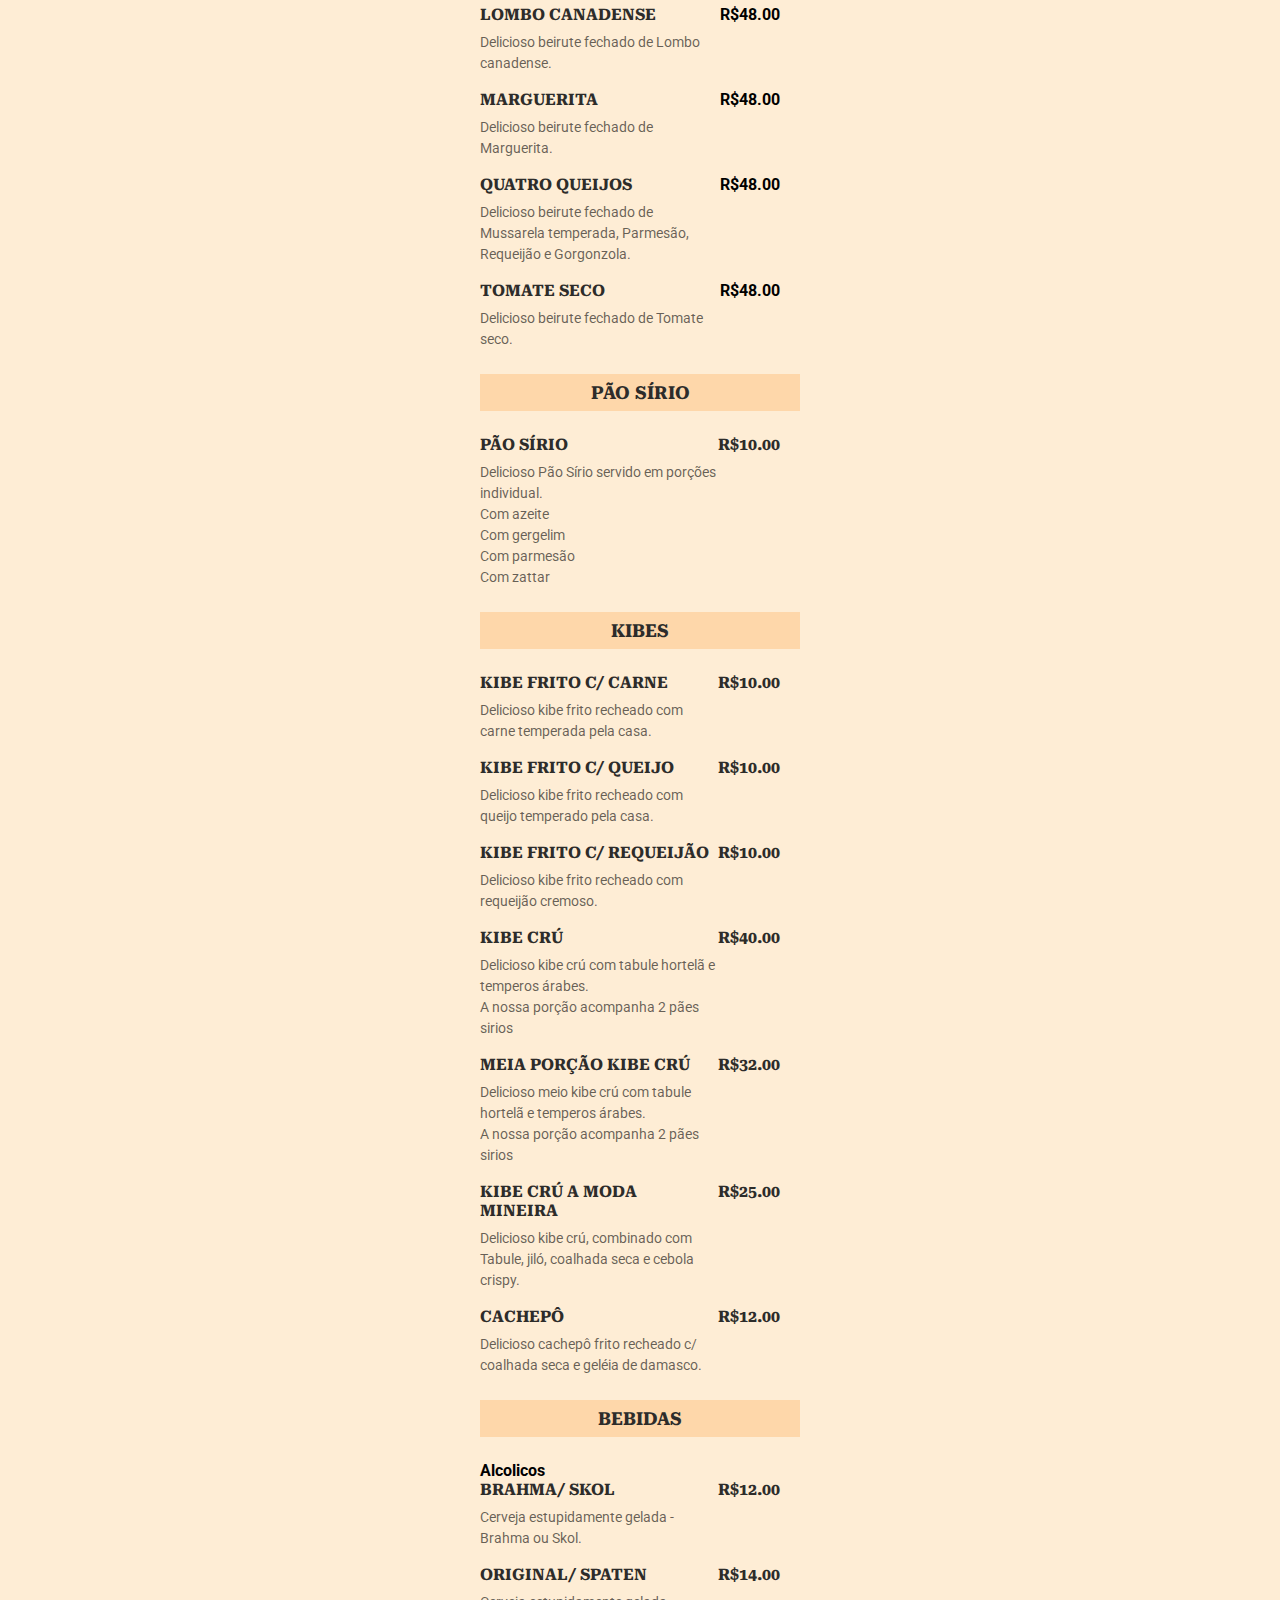
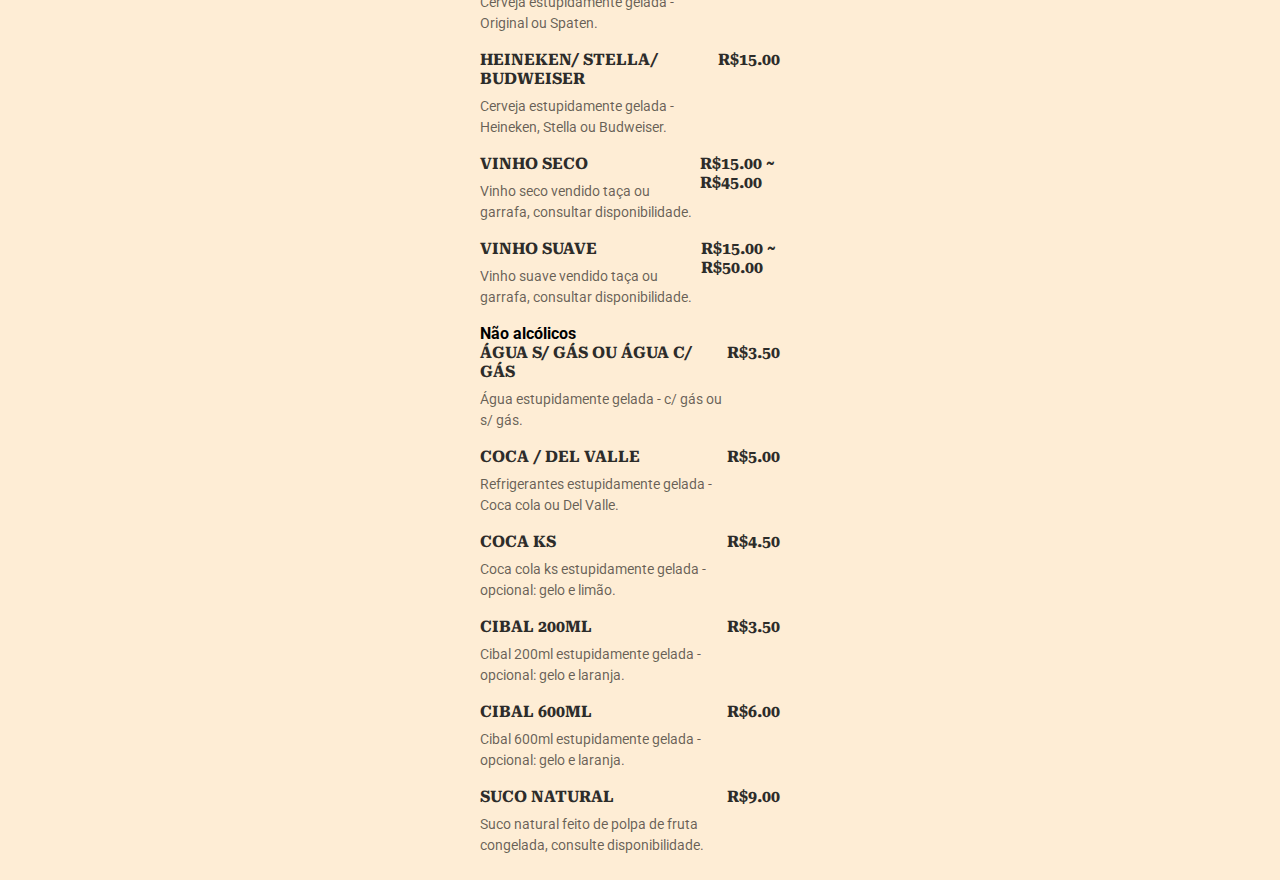
<file: Cardápio.html>
<!DOCTYPE html>
<html lang="pt-br">
  <head>
    <link rel="preconnect" href="https://fonts.googleapis.com">
    <link rel="preconnect" href="https://fonts.gstatic.com" crossorigin>
    <link href="https://fonts.googleapis.com/css2?family=Roboto&family=Roboto+Serif:opsz,wght@8..144,700&display=swap" rel="stylesheet">
    <meta charset="UTF-8">
    <meta name="viewport" content="width=device-width, initial-scale=1.0">
    <title>Empório Árabe</title>
    <link rel="shortcut icon" href="images/emporio.ico" type="">

    <link rel="stylesheet" href="style.css">
  </head>
  <body>
    <header>
      <h1>Empório <span>Árabe</span></h1>
      <p>Aberto de quinta a domingo 19h-23h</p>
    </header>
    <section class="pai">
    <section class="filho-left">
      <section>
      <h2>Entradas</h2>
      <ul >
        <li>
          <div class="details">
            <h3>Trio de Pasta</h3>
            <p class="description">Pastas individuais:</br></p>
            <p class="description">Azeitonas pretas</br></p>
            <p class="description">Babaganush</br></p>
            <p class="description">Coalhada seca</br></p>
            <p class="description">AHumos c/ ervas finas</br></p>
            <p class="description">Humos c/ tomate seco</br></p>
            <p class="description"> A nossa porção acompanha 2 pães sirios</p>
          </div>
          <strong class="price">
            R$40.00
          </strong>
        </li>

        <li>
          <div class="details">
            <h3>Meio trio de pasta</h3> 
            <p class="description"> A nossa porção acompanha 2 pães sirios</p>
          </div>
          <strong class="price">
            R$35.00
          </strong>
        </li>
      </ul>
    </section>

    <section>
      <h2>Tradicionais</h2>
      <ul >
        <li>
          <div class="details">
            <h3>Queijo</h3>
            <p class="description">
              Deliciosa esfiha de Queijo temperado pela casa.
            </p> 
          </div>
          <strong class="price">
            R$9.00
          </strong>
        </li>

        <li>
          <div class="details">
            <h3>Carne</h3>
            <p class="description">
              Deliciosa esfiha de Carne com tempero da casa.
            </p> 
          </div>
          <strong class="price">
            R$9.00
          </strong>
        </li>

        <li>
          <div class="details">
            <h3>Calabresa c/ cebola</h3>
            <p class="description">
              Deliciosa esfiha de Calabresa c/ cebola e uma cama de queijo temperada pela casa.
            </p> 
          </div>
          <strong>
            R$9.00
          </strong>
        </li>

        <li>
          <div class="details">
            <h3>Calabresa c/ requeijão</h3>
            <p class="description">
              Deliciosa esfiha de Calabresa c/ requeijão e uma cama de queijo temperada pela casa.
            </p> 
          </div>
          <strong>
            R$9.00
          </strong>
        </li>
      </ul>
    </section>

    <section>
      <h2>Especiais</h2>
      <ul >
        <li>
          <div class="details">
            <h3>Alho frito c/ parmesão</h3>
            <p class="description">
              Deliciosa esfiha de Alho frito c/ parmesão e uma cama de queijo temperada pela casa.
            </br></p>
          </br> 
          </div>
          <strong class="price">
            R$10.00
          </strong>
        </li>

        <li>
          <div class="details">
            <h3>Atum c/ cebola</h3>
            <p class="description">
              Deliciosa esfiha de Atum c/ cebola e uma cama de queijo temperada pela casa.
            </br></p>
          </br> 
          </div>
          <strong class="price">
            R$10.00
          </strong>
        </li>

        <li>
          <div class="details">
            <h3>Atum c/ parmesão</h3>
            <p class="description">
              Deliciosa esfiha de Atum c/ parmesão e uma cama de queijo temperada pela casa.
            </br></p>
          </br> 
          </div>
          <strong class="price">
            R$10.00
          </strong>
        </li>

        <li>
          <div class="details">
            <h3>Atum c/ requeijão</h3>
            <p class="description">
              Deliciosa esfiha de Atum c/ requeijão e uma cama de queijo temperada pela casa.
            </br></p>
          </br>
          </div>
          <strong class="price">
            R$10.00
          </strong>
        </li>

        <li>
          <div class="details">
            <h3>Berinjela c/ requeijão</h3>
            <p class="description">
              Deliciosa esfiha de Berinjela c/ requeijão e uma cama de queijo temperada pela casa.
            </br></p>
          </br> 
          </div>
          <strong class="price">
            R$10.00
          </strong>
        </li>

        <li>
          <div class="details">
            <h3>Berinjela c/ tomate seco</h3>
            <p class="description">
              Deliciosa esfiha de Berinjela c/ tomate seco e  uma cama de queijo temperada pela casa.
            </br></p>
          </br> 
          </div>
          <strong class="price">
            R$10.00
          </strong>
        </li>

        <li>
          <div class="details">
            <h3>Brócolis c/ alho frito</h3>
            <p class="description">
              Deliciosa esfiha de Brócolis c/ alho frito e uma cama de queijo temperada pela casa.
            </br></p>
          </br>
          </div>
          <strong class="price">
            R$10.00
          </strong>
        </li>

        <li>
          <div class="details">
            <h3>Brócolis c/ queijo</h3>
            <p class="description">
              Deliciosa esfiha de Brócolis c/ queijo e uma cama de queijo temperada pela casa.
            </br></p>
          </br> 
          </div>
          <strong class="price">
            R$10.00
          </strong>
        </li>

        <li>
          <div class="details">
            <h3>Coalhada seca c/ Zattar</h3>
            <p class="description">
              Deliciosa esfiha de Coalhada seca c/ Zattar e uma cama de queijo temperada pela casa.
            </br></p>
          </br> 
          </div>
          <strong class="price">
            R$10.00
          </strong>
        </li>

        <li>
          <div class="details">
            <h3>Carne c/ coalhada seca</h3>
            <p class="description">
              Deliciosa esfiha de Carne c/ coalhada seca temperada pela casa.
            </br></p>
          </br> 
          </div>
          <strong class="price">
            R$10.00
          </strong>
        </li>

        <li>
          <div class="details">
            <h3>Carne c/ queijo</h3>
            <p class="description">
              Deliciosa esfiha de Carne c/ queijo temperada pela casa.
            </br></p>
          </br>
          </div>
          <strong class="price">
            R$10.00
          </strong>
        </li>

        <li>
          <div class="details">
            <h3>Carne c/ requeijão</h3>
            <p class="description">
              Deliciosa esfiha de Carne c/ requijão temperada pela casa.
            </br></p>
          </br>
          </div>
          <strong class="price">
            R$10.00
          </strong>
        </li>

        <li>
          <div class="details">
            <h3>Carne c/ tomate seco</h3>
            <p class="description">
              Deliciosa esfiha de Carne c/ tomate seco temperada pela casa.
            </br></p>
          </br> 
          </div>
          <strong class="price">
            R$10.00
          </strong>
        </li>

        <li>
          <div class="details">
            <h3>Catupiry c/ parmesão</h3>
            <p class="description">
              Deliciosa esfiha de Catupiry c/ parmesão e uma cama de queijo temperada pela casa.
            </br></p>
          </br> 
          </div>
          <strong class="price">
            R$10.00
          </strong>
        </li>

        <li>
          <div class="details">
            <h3>Escarola c/ gorgonzola</h3>
            <p class="description">
              Deliciosa esfiha de Escarola c/ gorgonzola e uma cama de queijo temperada pela casa.
            </br></p>
          </br> 
          </div>
          <strong class="price">
            R$11.00
          </strong>
        </li>

        <li>
          <div class="details">
            <h3>Escarola c/ tomate seco</h3>
            <p class="description">
              Deliciosa esfiha de Escarola c/ tomate seco e  uma cama de queijo temperada pela casa.
            </br></p>
          </br> 
          </div>
          <strong class="price">
            R$10.00
          </strong>
        </li>

        <li>
          <div class="details">
            <h3>Frango c/ requeijão</h3>
            <p class="description">
              Deliciosa esfiha de Frango c/ requeijão e  uma cama de queijo temperada pela casa.
            </br></p>
          </br>
          </div>
          <strong class="price">
            R$10.00
          </strong>
        </li>

        <li>
          <div class="details">
            <h3>Gorgonzola c/ tomate seco</h3>
            <p class="description">
              Deliciosa esfiha de Gorgonzola c/ tomate seco e uma cama de queijo temperada pela casa.
            </br></p>
          </br>
          </div>
          <strong class="price">
            R$11.00
          </strong>
        </li>

        <li>
          <div class="details">
            <h3>Guaca mole</h3>
            <p class="description">
              Deliciosa esfiha de Guaca mole temperada pela casa.
            </br></p>
          </br> 
          </div>
          <strong class="price">
            R$11.00
          </strong>
        </li>

        <li>
          <div class="details">
            <h3>Lombo canadense</h3>
            <p class="description">
              Deliciosa esfiha de Lombo canadense e uma cama de queijo temperada pela casa.
            </br></p>
          </br> 
          </div>
          <strong class="price">
            R$11.00
          </strong>
        </li>

        <li>
          <div class="details">
            <h3>Quatro queijos</h3>
            <p class="description">
              Deliciosa esfiha da combinação de mussarela, parmesão, catupiry e gorgonzola e uma cama de queijo temperada pela casa.
            </br></p>
          </br>
          </div>
          <strong class="price">
            R$10.00
          </strong>
        </li>

        <li>
          <div class="details">
            <h3>Tomate seco c/ parmesão</h3>
            <p class="description">
              Deliciosa esfiha de Tomate seco c/ parmesão e uma cama de queijo temperada pela casa.
            </br></p>
          </br>
          </div>
          <strong class="price">
            R$10.00
          </strong>
        </li>
      </ul>
    </section>
    </section>

    <section class="filho-right">
      <section>
      <h2>Doces</h2>
      <ul >
        <li>
          <div class="details">
            <h3>Banana c/ Leite cond</h3>
            <p class="description">
              Deliciosa esfiha de Banana flambada com uma calda de leite condensado.
            </p> 
          </div>
          <strong class="price">
            R$10.00
          </strong>
        </li>

        <li>
          <div class="details">
            <h3>Banana c/ Nutella</h3>
            <p class="description">
              Deliciosa esfiha de Banana flambada com Nutella.
            </p> 
          </div>
          <strong class="price">
            R$12.00
          </strong>
        </li>

        <li>
          <div class="details">
            <h3>Chocolate Trufado</h3>
            <p class="description">
              Deliciosa esfiha aberta recheada com chocolate trufado da casa.
            </p> 
          </div>
          <strong>
            R$10.00
          </strong>
        </li>

        <li>
          <div class="details">
            <h3>Figo c/ conhaque Domeq</h3>
            <p class="description">
              Deliciosa esfiha aberta de Figo com uma calda co mum toque de conhaque Domeq.
            </p> 
          </div>
          <strong>
            R$10.00
          </strong>
        </li>

        <li>
          <div class="details">
            <h3>Nutella</h3>
            <p class="description">
              Deliciosa esfiha aberta recheada com Nutella.
            </p> 
          </div>
          <strong>
            R$12.00
          </strong>
        </li>

        <li>
          <div class="details">
            <h3>Romeu  e Julieta</h3>
            <p class="description">
              Deliciosa esfiha aberta de Goiabada c/ queijo.
            </p> 
          </div>
          <strong>
            R$10.00
          </strong>
        </li>
      </ul>
    </section>

    <section>
      <h2>Beirutes</h2>
      <ul>
        <li>
          <div class="details">
            <h3>Atum c/ requeijão</h3>
            <p class="description">
              Delicioso beirute fechado de Atum c/ requeijão.
            </p> 
          </div>
          <strong class="price">
            R$48.00
          </strong>
        </li>

        <li>
          <div class="details">
            <h3>Calabresa c/ requeijão</h3>
            <p class="description">
              Delicioso beirute fechado de Calabresa c/ requeijão.
            </p> 
          </div>
          <strong class="price">
            R$46.00
          </strong>
        </li>

        <li>
          <div class="details">
            <h3>Escarola c/ tomate seco</h3>
            <p class="description">
              Delicioso beirute fechado de Escarola c/ tomate seco.
            </p> 
          </div>
          <strong>
            R$48.00
          </strong>
        </li>

        <li>
          <div class="details">
            <h3>Frango c/ requeijão</h3>
            <p class="description">
              Delicioso beirute fechado de Frango c/ requeijão.
            </p> 
          </div>
          <strong>
            R$46.00
          </strong>
        </li>

        <li>
          <div class="details">
            <h3>Lombo canadense</h3>
            <p class="description">
              Delicioso beirute fechado de Lombo canadense.
            </p> 
          </div>
          <strong>
            R$48.00
          </strong>
        </li>

        <li>
          <div class="details">
            <h3>Marguerita</h3>
            <p class="description">
              Delicioso beirute fechado de Marguerita.
            </p> 
          </div>
          <strong>
            R$48.00
          </strong>
        </li>

        <li>
          <div class="details">
            <h3>Quatro queijos</h3>
            <p class="description">
              Delicioso beirute fechado de Mussarela temperada, Parmesão, Requeijão e Gorgonzola.
            </p> 
          </div>
          <strong>
            R$48.00
          </strong>
        </li>

        <li>
          <div class="details">
            <h3>Tomate Seco</h3>
            <p class="description">
              Delicioso beirute fechado de Tomate seco.
            </p> 
          </div>
          <strong>
            R$48.00
          </strong>
        </li>
      </ul>
    </section>

    <section>
      <h2>Pão Sírio</h2>
      <ul>
        <li>
          <div class="details">
            <h3>Pão Sírio</h3>
            <p class="description">
              Delicioso Pão Sírio servido em porções individual.
            </p> 
            <p class="description">Com azeite</br></p>
            <p class="description">Com gergelim</br></p>
            <p class="description">Com parmesão</br></p>
            <p class="description">Com zattar</p>
          </div>
          <strong class="price">
            R$10.00
          </strong>
        </li>
      </ul>
    </section>

    <section>
      <h2>Kibes</h2>
      <ul>
        <li>
          <div class="details">
            <h3>Kibe frito c/ carne</h3>
            <p class="description">
              Delicioso kibe frito recheado com carne temperada pela casa.
            </p> 
          </div>
          <strong class="price">
            R$10.00
          </strong>
        </li>

        <li>
          <div class="details">
            <h3>Kibe frito c/ queijo</h3>
            <p class="description">
              Delicioso kibe frito recheado com queijo temperado pela casa.
            </p> 
          </div>
          <strong class="price">
            R$10.00
          </strong>
        </li>

        <li>
          <div class="details">
            <h3>Kibe frito c/ requeijão</h3>
            <p class="description">
              Delicioso kibe frito recheado com requeijão cremoso.
            </p> 
          </div>
          <strong class="price">
            R$10.00
          </strong>
        </li>

        <li>
          <div class="details">
            <h3>Kibe crú</h3>
            <p class="description">
              Delicioso kibe crú com tabule hortelã e temperos árabes.
            </p>
            <p class="description"> A nossa porção acompanha 2 pães sirios</p>
          </div>
          <strong class="price">
            R$40.00
          </strong>
        </li>

        <li>
          <div class="details">
            <h3>Meia porção Kibe crú</h3>
            <p class="description">
              Delicioso meio kibe crú com tabule hortelã e temperos árabes.
            </p>
            <p class="description"> A nossa porção acompanha 2 pães sirios</p>
          </div>
          <strong class="price">
            R$32.00
          </strong>
        </li>

        <li>
          <div class="details">
            <h3>Kibe crú a moda mineira</h3>
            <p class="description">
              Delicioso kibe crú, combinado com Tabule, jiló, coalhada seca e cebola crispy.
            </p> 
          </div>
          <strong class="price">
            R$25.00
          </strong>
        </li>

        <li>
          <div class="details">
            <h3>Cachepô</h3>
            <p class="description">
              Delicioso cachepô frito recheado c/ coalhada seca e geléia de damasco.
            </p> 
          </div>
          <strong class="price">
            R$12.00
          </strong>
        </li>
      </ul>
    </section>

    <section>
      <h2>Bebidas</h2>
      <ul>
        <strong>Alcolicos</strong>
        <li>
          <div class="details">
            <h3>Brahma/ Skol</h3>
            <p class="description">
              Cerveja estupidamente gelada - Brahma ou Skol.
            </p> 
          </div>
          <strong class="price">
            R$12.00
          </strong>
        </li>

        <li>
          <div class="details">
            <h3>Original/ Spaten</h3>
            <p class="description">
              Cerveja estupidamente gelada - Original ou Spaten.
            </p>
          </div>
          <strong class="price">
            R$14.00
          </strong>
        </li>

        <li>
          <div class="details">
            <h3>Heineken/ Stella/ Budweiser</h3>
            <p class="description">
              Cerveja estupidamente gelada - Heineken, Stella ou Budweiser.
            </p>
          </div>
          <strong class="price">
            R$15.00
          </strong>
        </li>

        <li>
          <div class="details">
            <h3>Vinho seco</h3>
            <p class="description">
              Vinho seco vendido taça ou garrafa, consultar disponibilidade.
            </p>
          </div>
          <strong class="price">
            R$15.00 ~ R$45.00
          </strong>
        </li>

        <li>
          <div class="details">
            <h3>Vinho suave</h3>
            <p class="description">
              Vinho suave vendido taça ou garrafa, consultar disponibilidade.
            </p>
          </div>
          <strong class="price">
            R$15.00 ~ R$50.00
          </strong>
        </li>
      </ul>

      <ul>
        <strong>Não alcólicos</strong>
        <li>
          <div class="details">
            <h3>Água s/ gás ou Água c/ gás</h3>
            <p class="description">
              Água estupidamente gelada - c/ gás ou s/ gás.
            </p> 
          </div>
          <strong class="price">
            R$3.50
          </strong>
        </li>

        <li>
          <div class="details">
            <h3>Coca / Del Valle</h3>
            <p class="description">
              Refrigerantes estupidamente gelada - Coca cola ou Del Valle.
            </p>
          </div>
          <strong class="price">
            R$5.00
          </strong>
        </li>

        <li>
          <div class="details">
            <h3>Coca ks</h3>
            <p class="description">
              Coca cola ks estupidamente gelada - opcional: gelo e limão.
            </p>
          </div>
          <strong class="price">
            R$4.50
          </strong>
        </li>

        <li>
          <div class="details">
            <h3>Cibal 200ml</h3>
            <p class="description">
              Cibal 200ml estupidamente gelada - opcional: gelo e laranja.
            </p>
          </div>
          <strong class="price">
            R$3.50
          </strong>
        </li>

        <li>
          <div class="details">
            <h3>Cibal 600ml</h3>
            <p class="description">
              Cibal 600ml estupidamente gelada - opcional: gelo e laranja.
            </p>
          </div>
          <strong class="price">
            R$6.00
          </strong>
        </li>

        <li>
          <div class="details">
            <h3>Suco natural</h3>
            <p class="description">
              Suco natural feito de polpa de fruta congelada, consulte disponibilidade.
            </p>
          </div>
          <strong class="price">
            R$9.00
          </strong>
        </li>
      </ul>
    </section>
  </section>
  </section>
  </body>
</html>
</file>
<file: style.css>
/*GLOBAL*/
*{
    margin: 0;
    padding: 0;
  }
  
  body{
    background-color: #FEEDD5;
    font-family: 'Roboto', sans-serif;
  }
  
  ul{
    list-style: none;
  }
  
  /* FONTS*/
  h1, h2, h3, .price{
    font-family: 'Roboto Serif', serif;
    text-transform: uppercase;
    color: #2D2C2A;
  }
  
  
  /*HEADER*/
  header{
    padding: 32px;
    text-align: center;
  }
  
  header, section{
    max-width: 320px;
    margin: 0 auto;
  }
  
  header h1{
    margin-bottom: 4px;
    font-size: 28px;
    line-height: 33px;
  }
  
  header h1 span{
    color: #995000;
  }
  
  header p{
    color: rgba(0, 0, 0, 0.7);
  }
  
  /*SECTION*/
  section{
    margin-bottom: 24px;
  }
  
  section h2{
    background-color: #FED7AA;
    padding: 8px 16px;
    text-align: center;
    margin-bottom: 24px;
    font-size: 18px;
    max-width: 300px;
  }
  
  ul li{
    margin-bottom: 16px;
    display: Flex;
    max-width: 300px;
  }
  
  .details h3{
    margin-bottom: 8px;
    font-size: 16px;
    line-height: 19px;
  }
  
  .details p{
    color: rgba(0, 0, 0, 0.6);
    font-size: 14px;
    line-height: 21px;

  }

  strong .price{
    text-align: right;
  }
</file>
